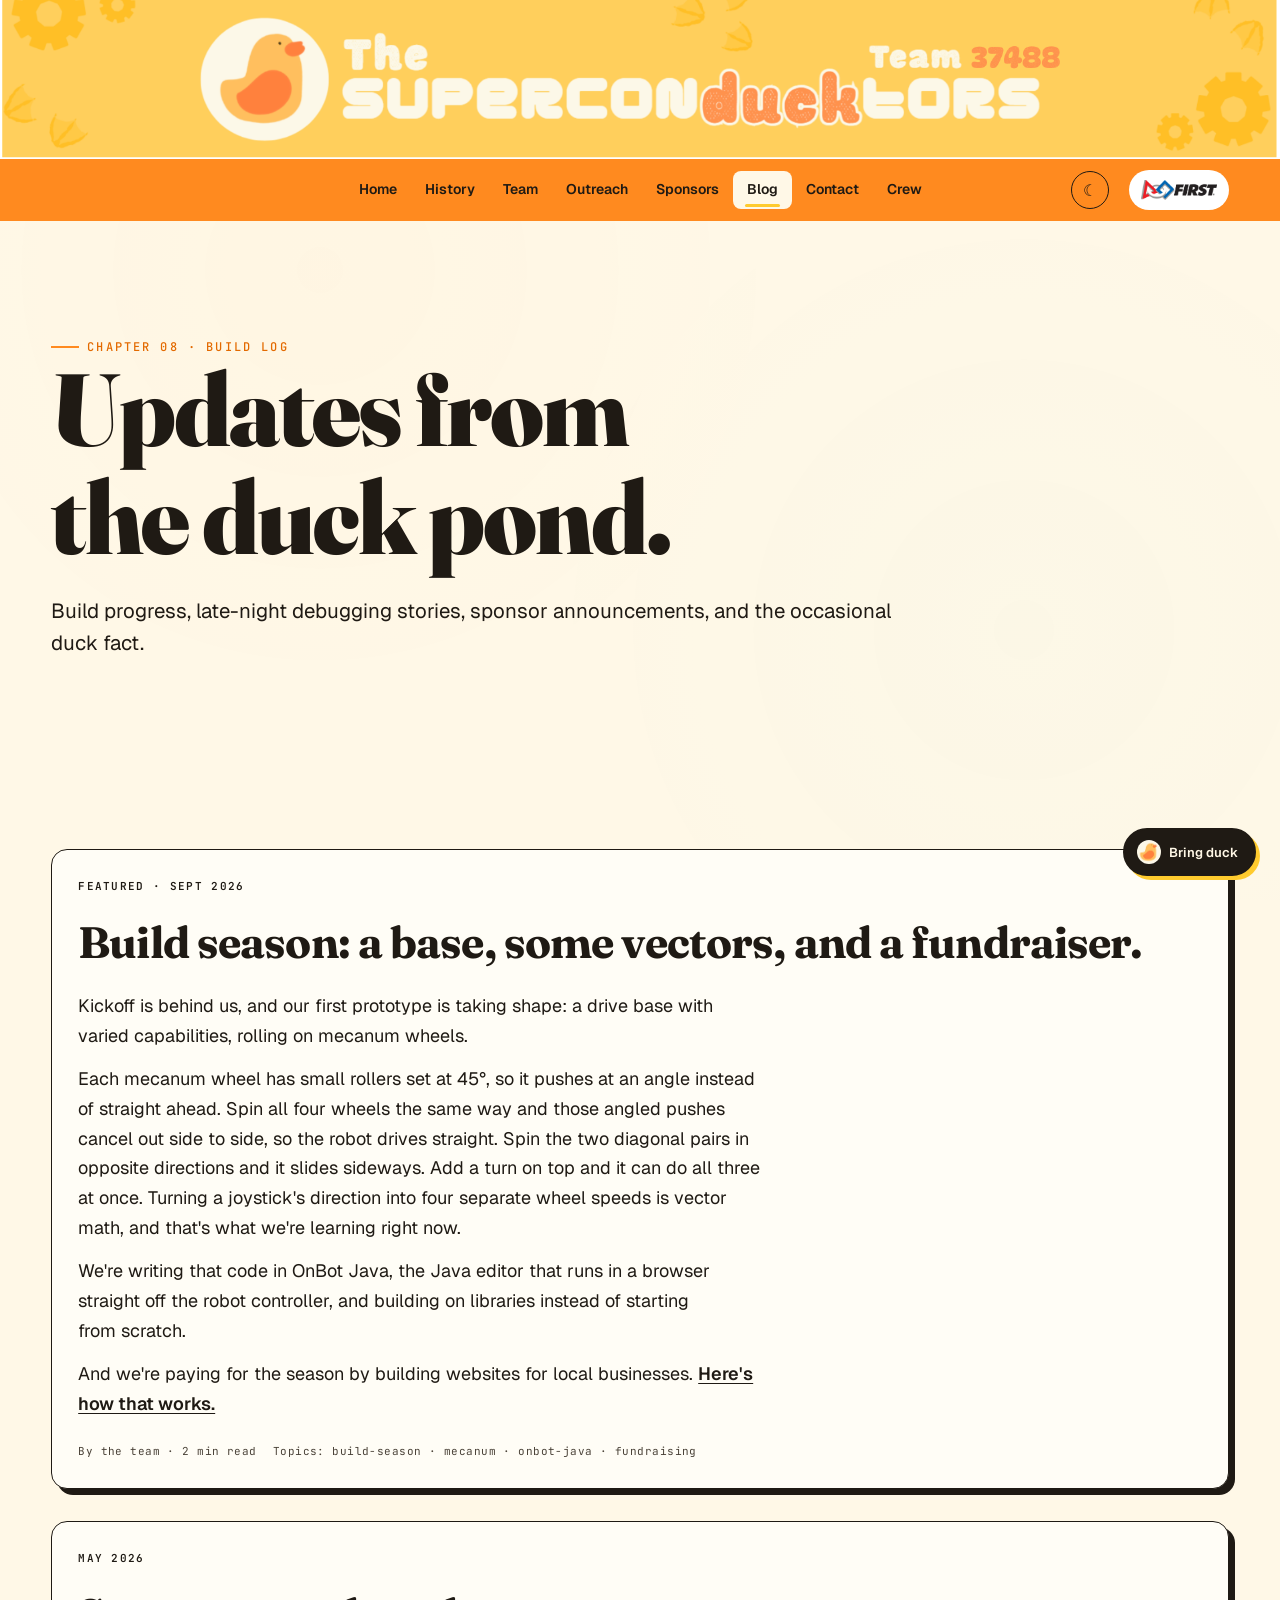
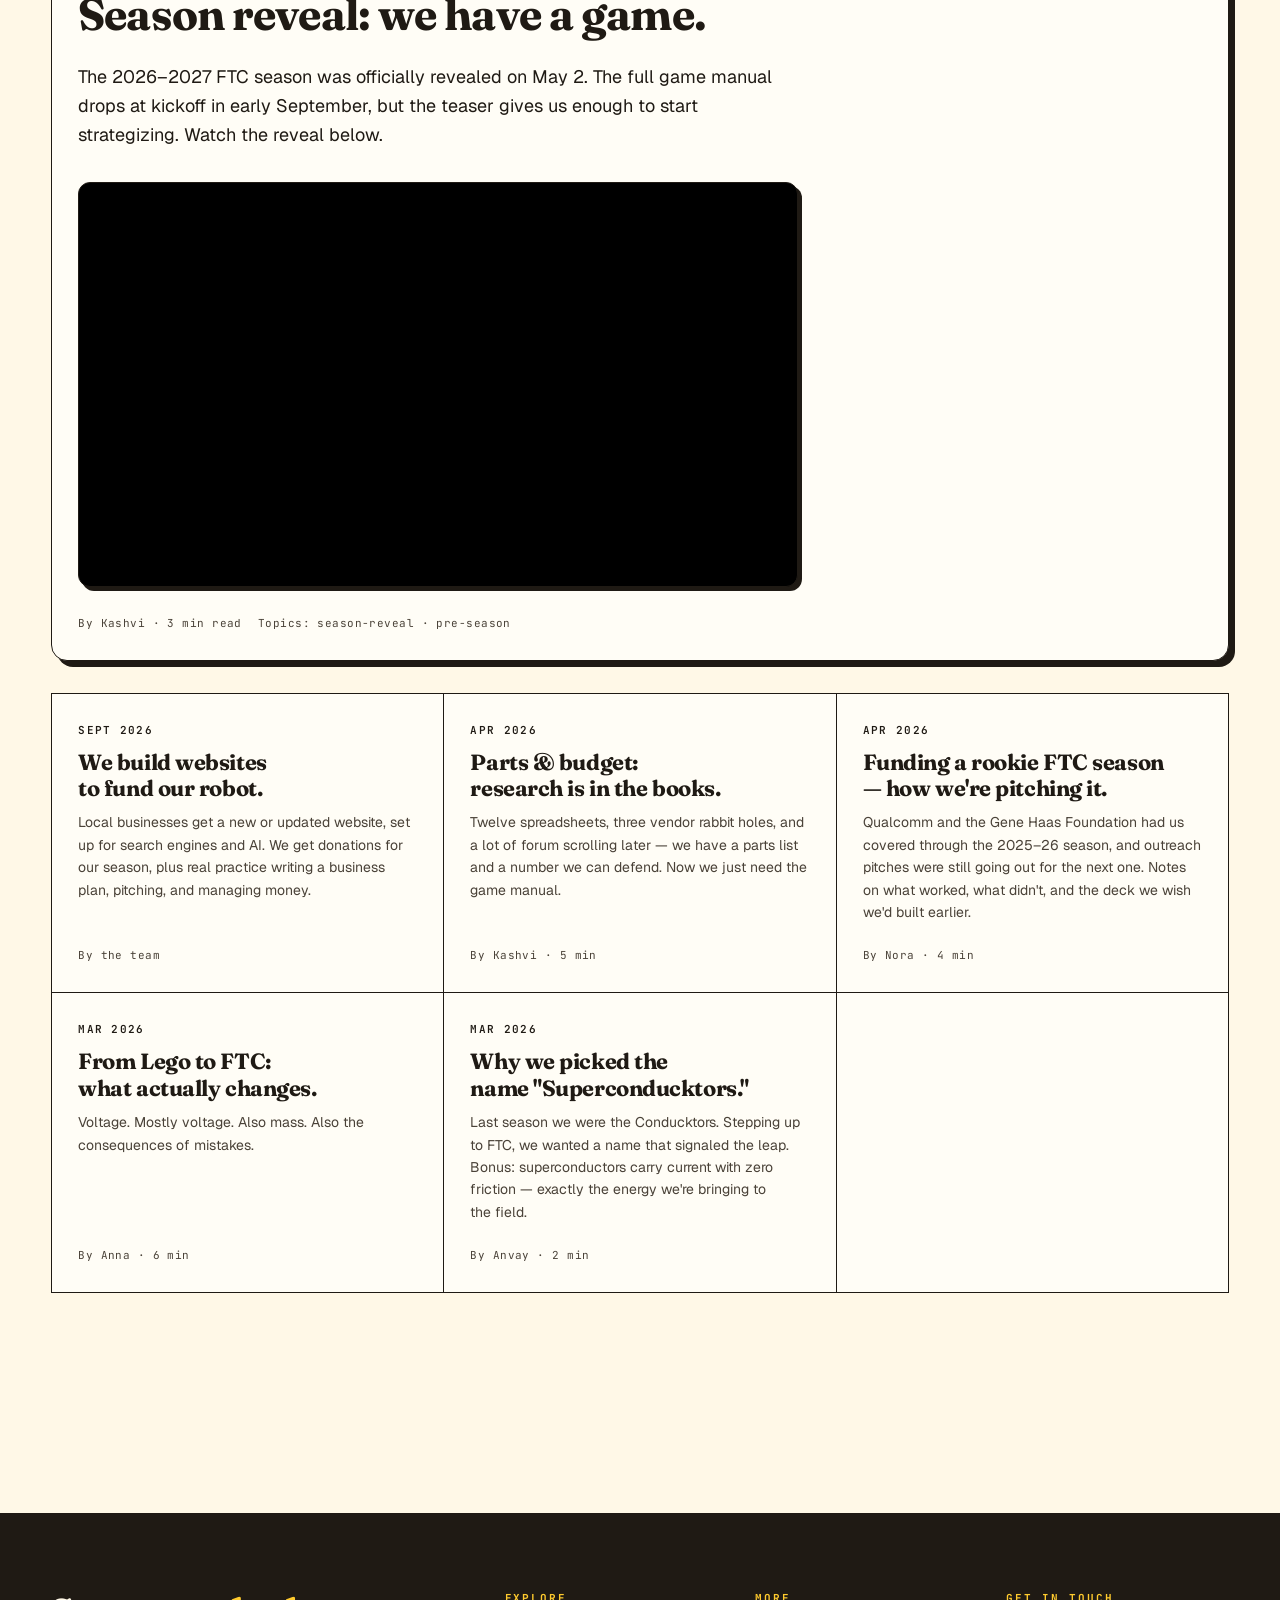
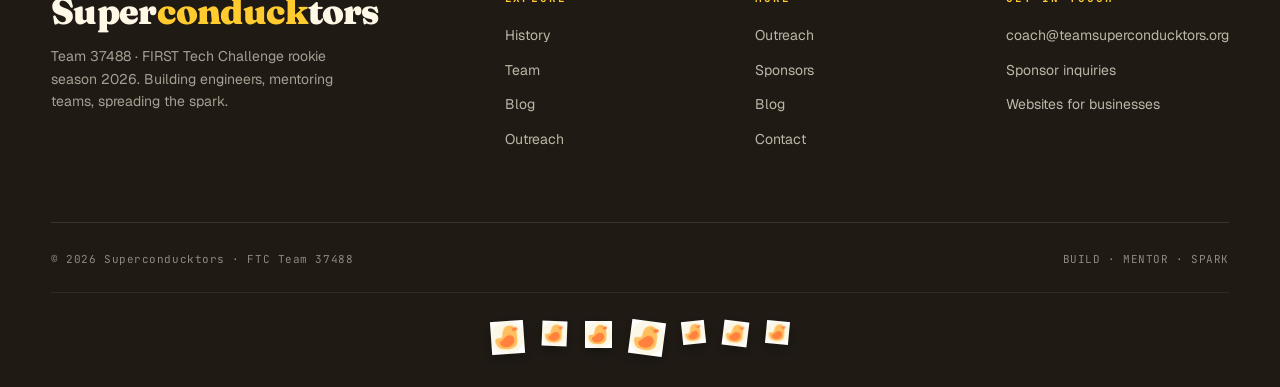
<file: blog.html>
<!DOCTYPE html>
<html lang="en">
<head>
<meta charset="UTF-8">
<meta name="viewport" content="width=device-width, initial-scale=1">
<title>Blog · Superconducktors · Team 37488</title>
<link rel="preconnect" href="https://fonts.googleapis.com">
<link rel="preconnect" href="https://fonts.gstatic.com" crossorigin>
<link href="https://fonts.googleapis.com/css2?family=DynaPuff:wght@400..700&display=swap" rel="stylesheet">
<link rel="stylesheet" href="styles.css">
<link rel="stylesheet" href="duck.css">
<link rel="icon" href="assets/duck-logo.png">
</head>
<body data-page="blog" data-screen-label="09 Blog">

<main>
  <section class="page-hero">
    <div class="container">
      <span class="eyebrow fade-up">Chapter 08 · Build log</span>
      <h1 class="fade-up fade-up--1">Updates from the duck pond.</h1>
      <p class="lead fade-up fade-up--2" style="max-width:62ch;margin-top:24px;">
        Build progress, late-night debugging stories, sponsor announcements, and the
        occasional duck fact.
      </p>
    </div>
  </section>

  <section class="section">
    <div class="container">
      <article class="post post--feature">
        <span class="post-tag">Featured · Sept 2026</span>
        <h2><a>Build season: a base, some vectors, and a fundraiser.</a></h2>
        <div class="post-body">
          <p>Kickoff is behind us, and our first prototype is taking shape: a drive base with varied
            capabilities, rolling on mecanum wheels.</p>
          <p>Each mecanum wheel has small rollers set at 45°, so it pushes at an angle instead of straight
            ahead. Spin all four wheels the same way and those angled pushes cancel out side to side, so
            the robot drives straight. Spin the two diagonal pairs in opposite directions and it slides
            sideways. Add a turn on top and it can do all three at once. Turning a joystick's direction
            into four separate wheel speeds is vector math, and that's what we're learning right now.</p>
          <p>We're writing that code in OnBot Java, the Java editor that runs in a browser straight off the
            robot controller, and building on libraries instead of starting from scratch.</p>
          <p>And we're paying for the season by building websites for local businesses.
            <a href="sponsors.html#websites">Here's how that works.</a></p>
        </div>
        <div class="post-meta">
          <span>By the team · 2 min read</span>
          <span>Topics: build-season · mecanum · onbot-java · fundraising</span>
        </div>
      </article>

      <article class="post post--feature post--quiet">
        <span class="post-tag">May 2026</span>
        <h2><a>Season reveal: we have a game.</a></h2>
        <p class="post-excerpt">
          The 2026–2027 FTC season was officially revealed on May 2. The full game manual drops at
          kickoff in early September, but the teaser gives us enough to start strategizing. Watch
          the reveal below.
        </p>
        <div class="video-embed">
          <iframe src="https://www.youtube.com/embed/ncbwmR5eJRc"
            title="2026–2027 FTC Season Reveal"
            allow="accelerometer; autoplay; clipboard-write; encrypted-media; gyroscope; picture-in-picture; web-share"
            allowfullscreen></iframe>
        </div>
        <div class="post-meta">
          <span>By Kashvi · 3 min read</span>
          <span>Topics: season-reveal · pre-season</span>
        </div>
      </article>

      <div class="post-grid">
        <article class="post">
          <span class="post-tag">Sept 2026</span>
          <h3><a href="sponsors.html#websites">We build websites to fund our robot.</a></h3>
          <p class="post-excerpt">Local businesses get a new or updated website, set up for search engines and AI. We get donations for our season, plus real practice writing a business plan, pitching, and managing money.</p>
          <span class="post-meta">By the team</span>
        </article>
        <article class="post">
          <span class="post-tag">Apr 2026</span>
          <h3><a>Parts &amp; budget: research is in the books.</a></h3>
          <p class="post-excerpt">Twelve spreadsheets, three vendor rabbit holes, and a lot of forum scrolling later — we have a parts list and a number we can defend. Now we just need the game manual.</p>
          <span class="post-meta">By Kashvi · 5 min</span>
        </article>
        <article class="post">
          <span class="post-tag">Apr 2026</span>
          <h3><a>Funding a rookie FTC season — how we're pitching it.</a></h3>
          <p class="post-excerpt">Qualcomm and the Gene Haas Foundation had us covered through the 2025–26 season, and outreach pitches were still going out for the next one. Notes on what worked, what didn't, and the deck we wish we'd built earlier.</p>
          <span class="post-meta">By Nora · 4 min</span>
        </article>
        <article class="post">
          <span class="post-tag">Mar 2026</span>
          <h3><a>From Lego to FTC: what actually changes.</a></h3>
          <p class="post-excerpt">Voltage. Mostly voltage. Also mass. Also the consequences of mistakes.</p>
          <span class="post-meta">By Anna · 6 min</span>
        </article>
        <article class="post">
          <span class="post-tag">Mar 2026</span>
          <h3><a>Why we picked the name "Superconducktors."</a></h3>
          <p class="post-excerpt">Last season we were the Conducktors. Stepping up to FTC, we wanted a name that signaled the leap. Bonus: superconductors carry current with zero friction — exactly the energy we're bringing to the field.</p>
          <span class="post-meta">By Anvay · 2 min</span>
        </article>
      </div>
    </div>
  </section>
</main>

<style>
.page-hero { padding: clamp(60px, 9vw, 110px) 0 clamp(40px, 6vw, 70px); }
.post--feature {
  background: var(--duck);
  border: 1px solid var(--ink);
  border-radius: 16px;
  padding: 48px;
  margin-bottom: 32px;
  box-shadow: 6px 6px 0 var(--ink);
}
@media (max-width: 600px) { .post--feature { padding: 32px 24px; } }
.post--feature h2 { font-size: clamp(28px, 4vw, 44px); margin: 14px 0 16px; }
.post--feature h2 a { cursor: pointer; }
.post--feature .post-excerpt { font-size: clamp(16px, 1.5vw, 18px); color: var(--ink); max-width: 60ch; }
/* the yellow feature keeps dark ink in night mode; the quiet one sits on paper */
.post--feature:not(.post--quiet) { --ink: #1F1A14; --ink-soft: #4A4238; }
.post--quiet { background: var(--paper); }
.post-body { display: grid; gap: 14px; max-width: 62ch; }
.post-body p { font-size: clamp(16px, 1.5vw, 18px); color: var(--ink); }
.post-body a { font-weight: 600; text-decoration: underline; text-underline-offset: 3px; }

.video-embed {
  position: relative;
  width: 100%;
  max-width: 720px;
  aspect-ratio: 16 / 9;
  margin: 22px 0 4px;
  border: 1px solid var(--ink);
  border-radius: 12px;
  overflow: hidden;
  box-shadow: 4px 4px 0 var(--ink);
  background: #000;
}
.video-embed iframe {
  position: absolute;
  inset: 0;
  width: 100%;
  height: 100%;
  border: 0;
}

.post-tag {
  font-family: var(--mono); font-size: 11px; font-weight: 600;
  letter-spacing: 0.12em; color: var(--ink); text-transform: uppercase;
}
.post-meta {
  display: flex; gap: 16px; flex-wrap: wrap;
  font-family: var(--mono); font-size: 11px; color: var(--ink-soft);
  margin-top: 14px; letter-spacing: 0.04em;
}
.post-grid { display: grid; grid-template-columns: repeat(3, 1fr); gap: 1px; background: var(--ink); border: 1px solid var(--ink); }
/* the grid's lines are the ink background showing through the gaps, so any leftover cell needs
   filling or it reads as a solid block */
.post-grid::after { content: ''; background: var(--paper); }
@media (max-width: 880px) { .post-grid { grid-template-columns: repeat(2, 1fr); } }
@media (max-width: 540px) { .post-grid { grid-template-columns: 1fr; } }
.post {
  background: var(--paper);
  padding: 28px 26px;
  display: flex; flex-direction: column; gap: 10px;
  transition: background 0.2s;
  cursor: pointer;
}
.post:hover { background: var(--cream-2); }
.post h3 { font-family: var(--display); font-size: 22px; font-weight: 700; line-height: 1.2; }
.post-excerpt { font-size: 14px; color: var(--ink-soft); line-height: 1.6; flex: 1; }
.post--ghost { background: transparent; }
.post--ghost h3, .post--ghost .post-excerpt { opacity: 0.5; }
</style>

<script src="site.js"></script>
<script src="duck.js"></script>
</body>
</html>
</file>
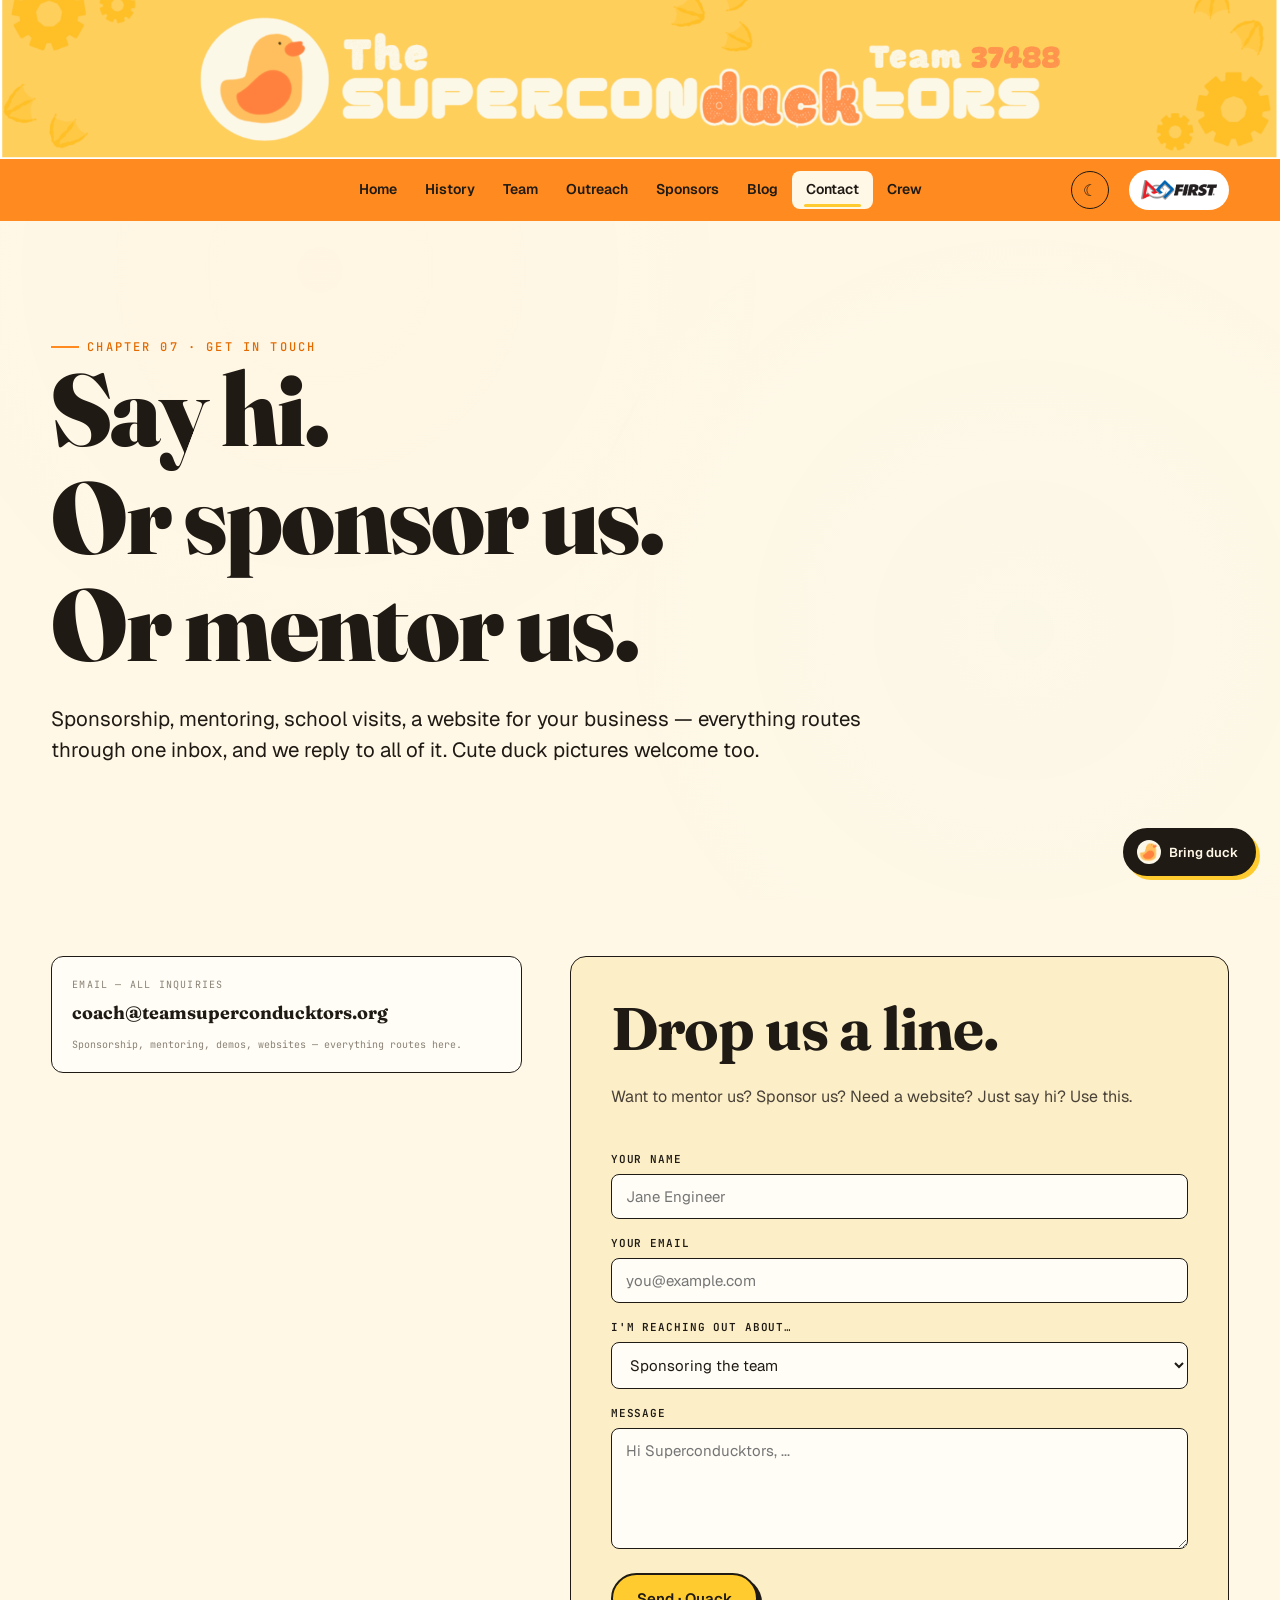
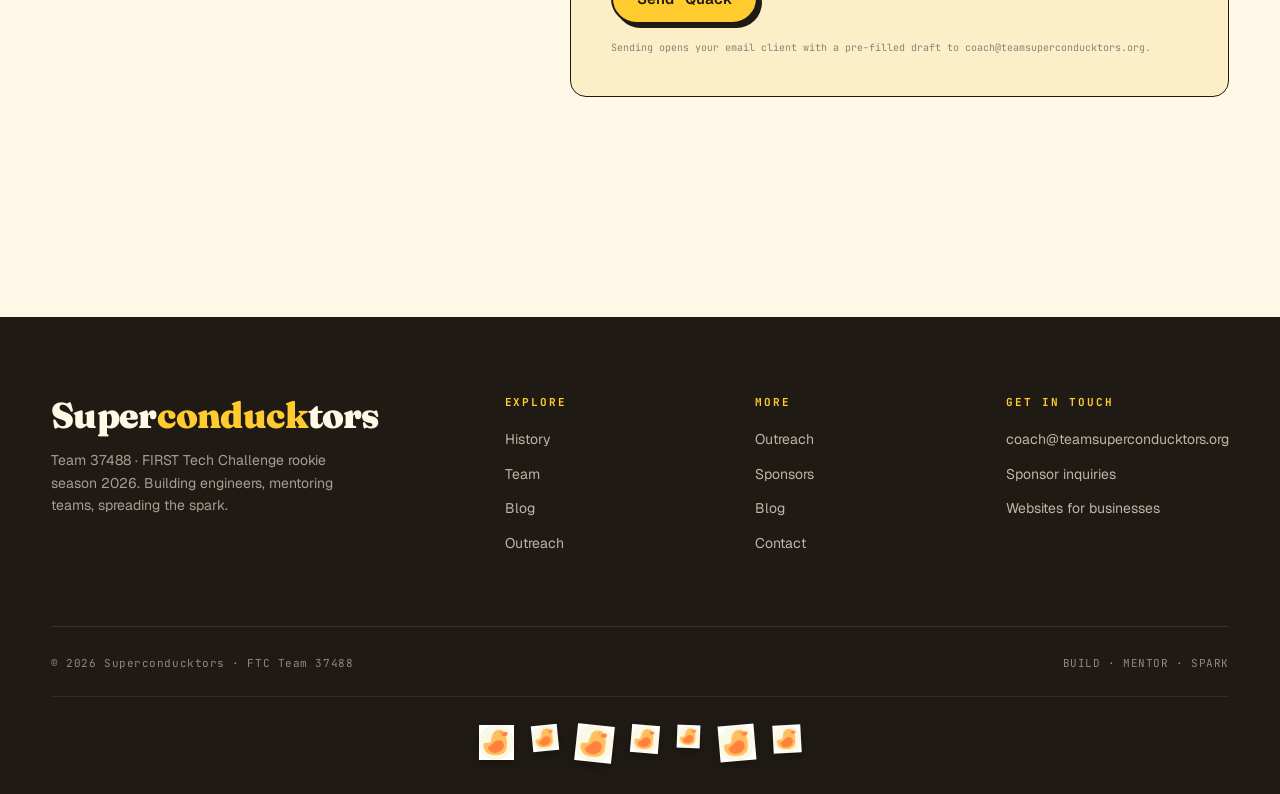
<file: contact.html>
<!DOCTYPE html>
<html lang="en">
<head>
<meta charset="UTF-8">
<meta name="viewport" content="width=device-width, initial-scale=1">
<title>Contact · Superconducktors · Team 37488</title>
<link rel="preconnect" href="https://fonts.googleapis.com">
<link rel="preconnect" href="https://fonts.gstatic.com" crossorigin>
<link href="https://fonts.googleapis.com/css2?family=DynaPuff:wght@400..700&display=swap" rel="stylesheet">
<link rel="stylesheet" href="styles.css">
<link rel="stylesheet" href="duck.css">
<link rel="icon" href="assets/duck-logo.png">
</head>
<body data-page="contact" data-screen-label="08 Contact">

<main>
  <section class="page-hero">
    <div class="container">
      <span class="eyebrow fade-up">Chapter 07 · Get in touch</span>
      <h1 class="fade-up fade-up--1">Say hi.<br>Or sponsor us.<br>Or mentor us.</h1>
      <p class="lead fade-up fade-up--2" style="max-width:62ch;margin-top:24px;">
        Sponsorship, mentoring, school visits, a website for your business — everything routes
        through one inbox, and we reply to all of it. Cute duck pictures welcome too.
      </p>
    </div>
  </section>

  <section class="section">
    <div class="container">
      <div class="contact-grid">
        <div class="contact-info">
          <div class="ci-card ci-card--wide">
            <span class="ci-eyebrow">Email — all inquiries</span>
            <a class="ci-value" href="mailto:coach@teamsuperconducktors.org">coach@teamsuperconducktors.org</a>
            <span class="ci-meta">Sponsorship, mentoring, demos, websites — everything routes here.</span>
          </div>
        </div>

        <form class="contact-form" id="contact-form">
          <h2>Drop us a line.</h2>
          <p style="margin-top:8px;margin-bottom:24px;">Want to mentor us? Sponsor us? Need a website? Just say hi? Use this.</p>
          <label><span>Your name</span><input type="text" name="name" placeholder="Jane Engineer" required></label>
          <label><span>Your email</span><input type="email" name="email" placeholder="you@example.com" required></label>
          <label><span>I'm reaching out about…</span>
            <select name="reason">
              <option>Sponsoring the team</option>
              <option>A website for my business</option>
              <option>Mentoring / partnering</option>
              <option>Hosting a demo at our school</option>
              <option>Just wanted to say hi</option>
            </select>
          </label>
          <label><span>Message</span><textarea name="message" rows="5" placeholder="Hi Superconducktors, ..." required></textarea></label>
          <button type="submit" class="btn" id="send-btn">Send · Quack</button>
          <p class="form-note">Sending opens your email client with a pre-filled draft to coach@teamsuperconducktors.org.</p>
        </form>
      </div>
    </div>
  </section>
</main>

<style>
.page-hero { padding: clamp(60px, 9vw, 110px) 0 clamp(40px, 6vw, 70px); }
.contact-grid { display: grid; grid-template-columns: 1fr 1.4fr; gap: 48px; }
@media (max-width: 880px) { .contact-grid { grid-template-columns: 1fr; } }

.contact-info { display: grid; grid-template-columns: 1fr; gap: 16px; align-self: start; }
.ci-card--wide { padding: 24px; }
.ci-card {
  background: var(--paper);
  border: 1px solid var(--ink);
  border-radius: 12px;
  padding: 20px;
  display: flex; flex-direction: column; gap: 6px;
  transition: transform 0.2s, box-shadow 0.2s;
}
.ci-card:hover { transform: translate(-2px,-2px); box-shadow: 4px 4px 0 var(--ink); }
.ci-eyebrow { font-family: var(--mono); font-size: 10px; letter-spacing: 0.12em; color: var(--ink-mute); text-transform: uppercase; }
.ci-value { font-family: var(--display); font-size: 18px; font-weight: 700; color: var(--ink); }
.ci-meta { font-family: var(--mono); font-size: 10px; color: var(--ink-mute); margin-top: 4px; }

.contact-form {
  background: var(--cream-2);
  border: 1px solid var(--ink);
  border-radius: 16px;
  padding: 40px;
  display: flex; flex-direction: column; gap: 16px;
}
@media (max-width: 540px) { .contact-form { padding: 24px; } }
.contact-form label { display: flex; flex-direction: column; gap: 6px; }
.contact-form span { font-family: var(--mono); font-size: 11px; letter-spacing: 0.08em; color: var(--ink); text-transform: uppercase; font-weight: 600; }
.contact-form input, .contact-form select, .contact-form textarea {
  font-family: var(--body); font-size: 15px; padding: 12px 14px;
  border: 1px solid var(--ink); border-radius: 8px;
  background: var(--paper); color: var(--ink);
  outline: none;
  transition: box-shadow 0.18s;
}
.contact-form input:focus, .contact-form select:focus, .contact-form textarea:focus { box-shadow: 0 0 0 3px var(--duck); }
.contact-form .btn { align-self: flex-start; margin-top: 8px; }
.form-note { font-family: var(--mono); font-size: 10px; color: var(--ink-mute); }
</style>

<script src="site.js"></script>
<script src="duck.js"></script>
<script>
// Links like contact.html?reason=website arrive with the matching topic already picked
if (new URLSearchParams(location.search).get('reason') === 'website') {
  document.querySelector('#contact-form select[name="reason"]').value = 'A website for my business';
}

document.getElementById('contact-form').addEventListener('submit', (e) => {
  e.preventDefault();
  const f = e.currentTarget;
  const name    = f.elements.name.value.trim();
  const email   = f.elements.email.value.trim();
  const reason  = f.elements.reason.value;
  const message = f.elements.message.value.trim();
  const subject = encodeURIComponent(`[Superconducktors] ${reason} — ${name}`);
  const body    = encodeURIComponent(`From: ${name} <${email}>\n\n${message}`);

  // Confetti-feathers
  const btn = document.getElementById('send-btn');
  const r = btn.getBoundingClientRect();
  for (let i = 0; i < 22; i++) {
    const ft = document.createElement('div');
    ft.textContent = ['🪶','✨','·'][Math.floor(Math.random()*3)];
    ft.style.cssText = `position:fixed;left:${r.left+r.width/2}px;top:${r.top}px;font-size:${14+Math.random()*16}px;pointer-events:none;z-index:99999;transition:all 1.6s cubic-bezier(.2,.6,.4,1);opacity:1`;
    document.body.appendChild(ft);
    requestAnimationFrame(() => {
      ft.style.transform = `translate(${(Math.random()-0.5)*400}px,${-100-Math.random()*200}px) rotate(${Math.random()*720-360}deg)`;
      ft.style.opacity = '0';
    });
    setTimeout(()=>ft.remove(), 1700);
  }

  window.location.href = `mailto:coach@teamsuperconducktors.org?subject=${subject}&body=${body}`;
});
</script>
</body>
</html>
</file>
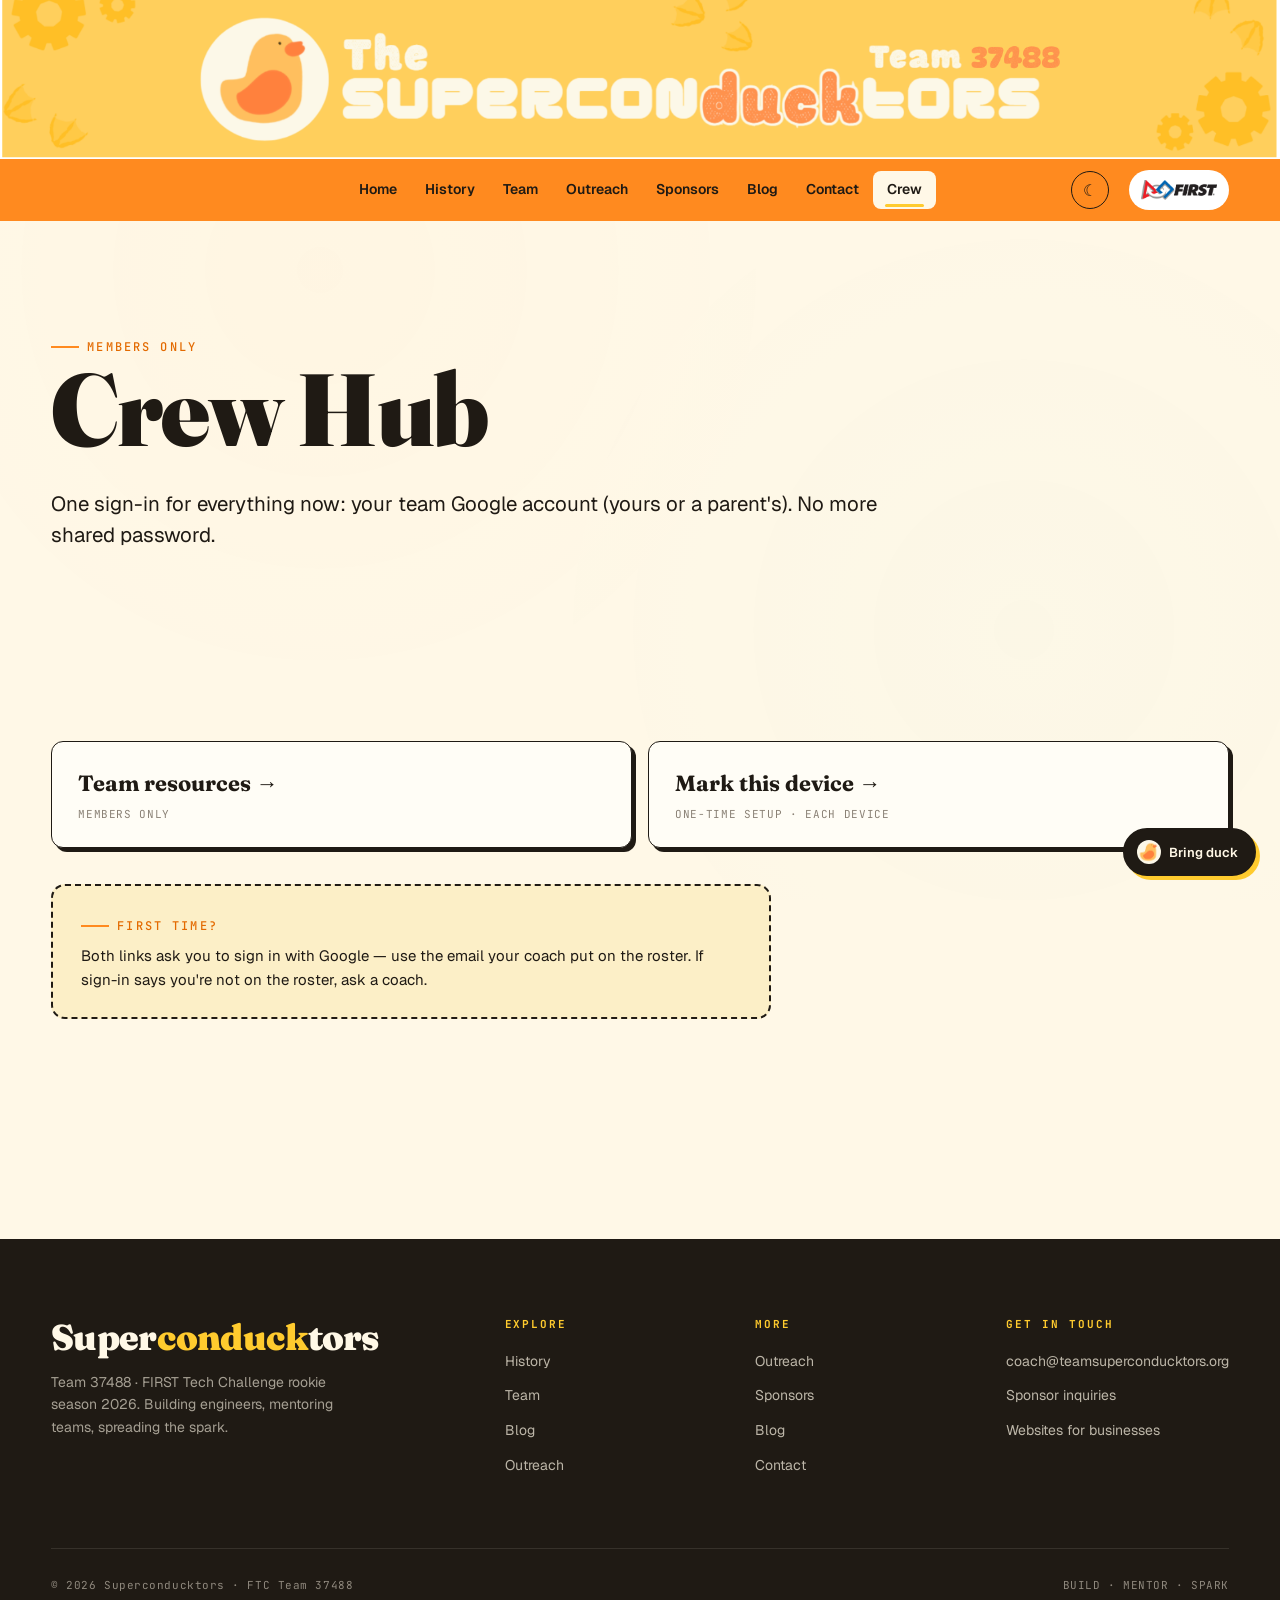
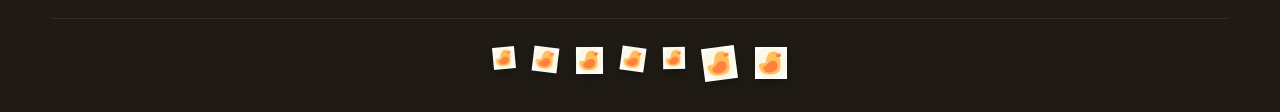
<file: crew.html>
<!DOCTYPE html>
<html lang="en">
<head>
<meta charset="UTF-8">
<meta name="viewport" content="width=device-width, initial-scale=1">
<title>Crew · Superconducktors · Team 37488</title>
<meta name="robots" content="noindex">
<link rel="preconnect" href="https://fonts.googleapis.com">
<link rel="preconnect" href="https://fonts.gstatic.com" crossorigin>
<link href="https://fonts.googleapis.com/css2?family=DynaPuff:wght@400..700&display=swap" rel="stylesheet">
<link rel="stylesheet" href="styles.css">
<link rel="stylesheet" href="duck.css">
<link rel="icon" href="assets/duck-logo.png">
</head>
<body data-page="crew" data-screen-label="10 Crew">

<main>
  <section class="page-hero">
    <div class="container">
      <span class="eyebrow fade-up">Members only</span>
      <h1 class="fade-up fade-up--1">Crew Hub</h1>
      <p class="lead fade-up fade-up--2" style="max-width:62ch;margin-top:24px;">
        One sign-in for everything now: your team Google account (yours or a parent's).
        No more shared password.
      </p>
    </div>
  </section>

  <section class="section">
    <div class="container">

      <div class="crew-links">
        <a href="https://demo.teamsuperconducktors.org/coach" class="crew-link">
          <span class="crew-link__label">Team resources →</span>
          <span class="crew-link__sub">Members only</span>
        </a>
        <a href="https://demo.teamsuperconducktors.org/crew" class="crew-link">
          <span class="crew-link__label">Mark this device →</span>
          <span class="crew-link__sub">One-time setup · each device</span>
        </a>
      </div>

      <div class="crew-note">
        <span class="eyebrow">First time?</span>
        <p>Both links ask you to sign in with Google — use the email your coach put on
        the roster. If sign-in says you're not on the roster, ask a coach.</p>
      </div>

    </div>
  </section>
</main>

<style>
.page-hero { padding: clamp(60px, 9vw, 110px) 0 clamp(40px, 6vw, 70px); }

.crew-links {
  display: grid;
  grid-template-columns: repeat(auto-fit, minmax(260px, 1fr));
  gap: 16px;
}
.crew-link {
  background: var(--paper);
  border: 1px solid var(--ink);
  border-radius: 12px;
  padding: 24px 26px;
  display: flex;
  flex-direction: column;
  gap: 6px;
  box-shadow: 4px 4px 0 var(--ink);
  transition: transform 0.2s, box-shadow 0.2s;
}
.crew-link:hover { transform: translate(-2px,-2px); box-shadow: 6px 6px 0 var(--ink); }
.crew-link__label {
  font-family: var(--display);
  font-size: 22px;
  font-weight: 700;
  color: var(--ink);
}
.crew-link__sub {
  font-family: var(--mono);
  font-size: 11px;
  letter-spacing: 0.06em;
  text-transform: uppercase;
  color: var(--ink-mute);
}

.crew-note {
  margin-top: 36px;
  padding: 24px 28px;
  border: 2px dashed var(--ink);
  border-radius: 14px;
  background: var(--cream-2);
  max-width: 720px;
}
.crew-note p {
  font-size: 15px;
  line-height: 1.65;
  color: var(--ink);
  margin-top: 8px;
}
</style>

<script src="site.js"></script>
<script src="duck.js"></script>
</body>
</html>
</file>
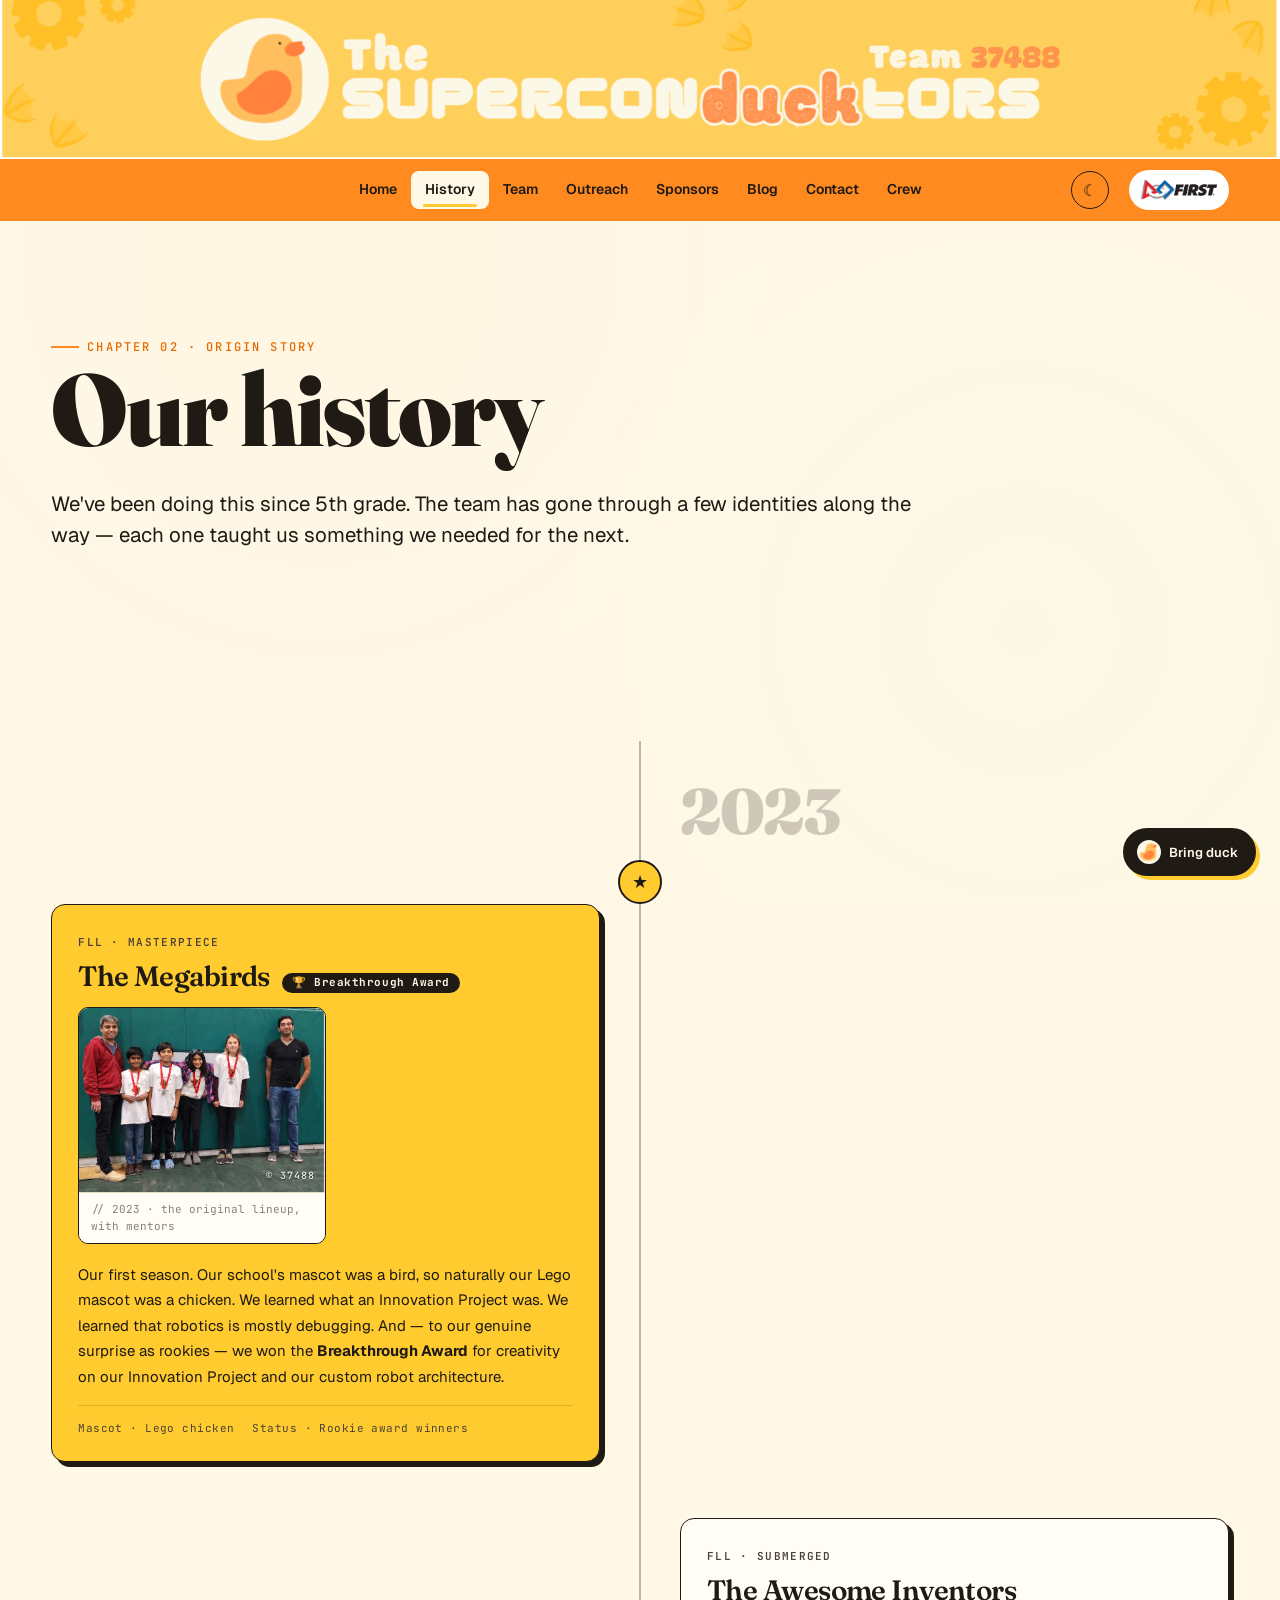
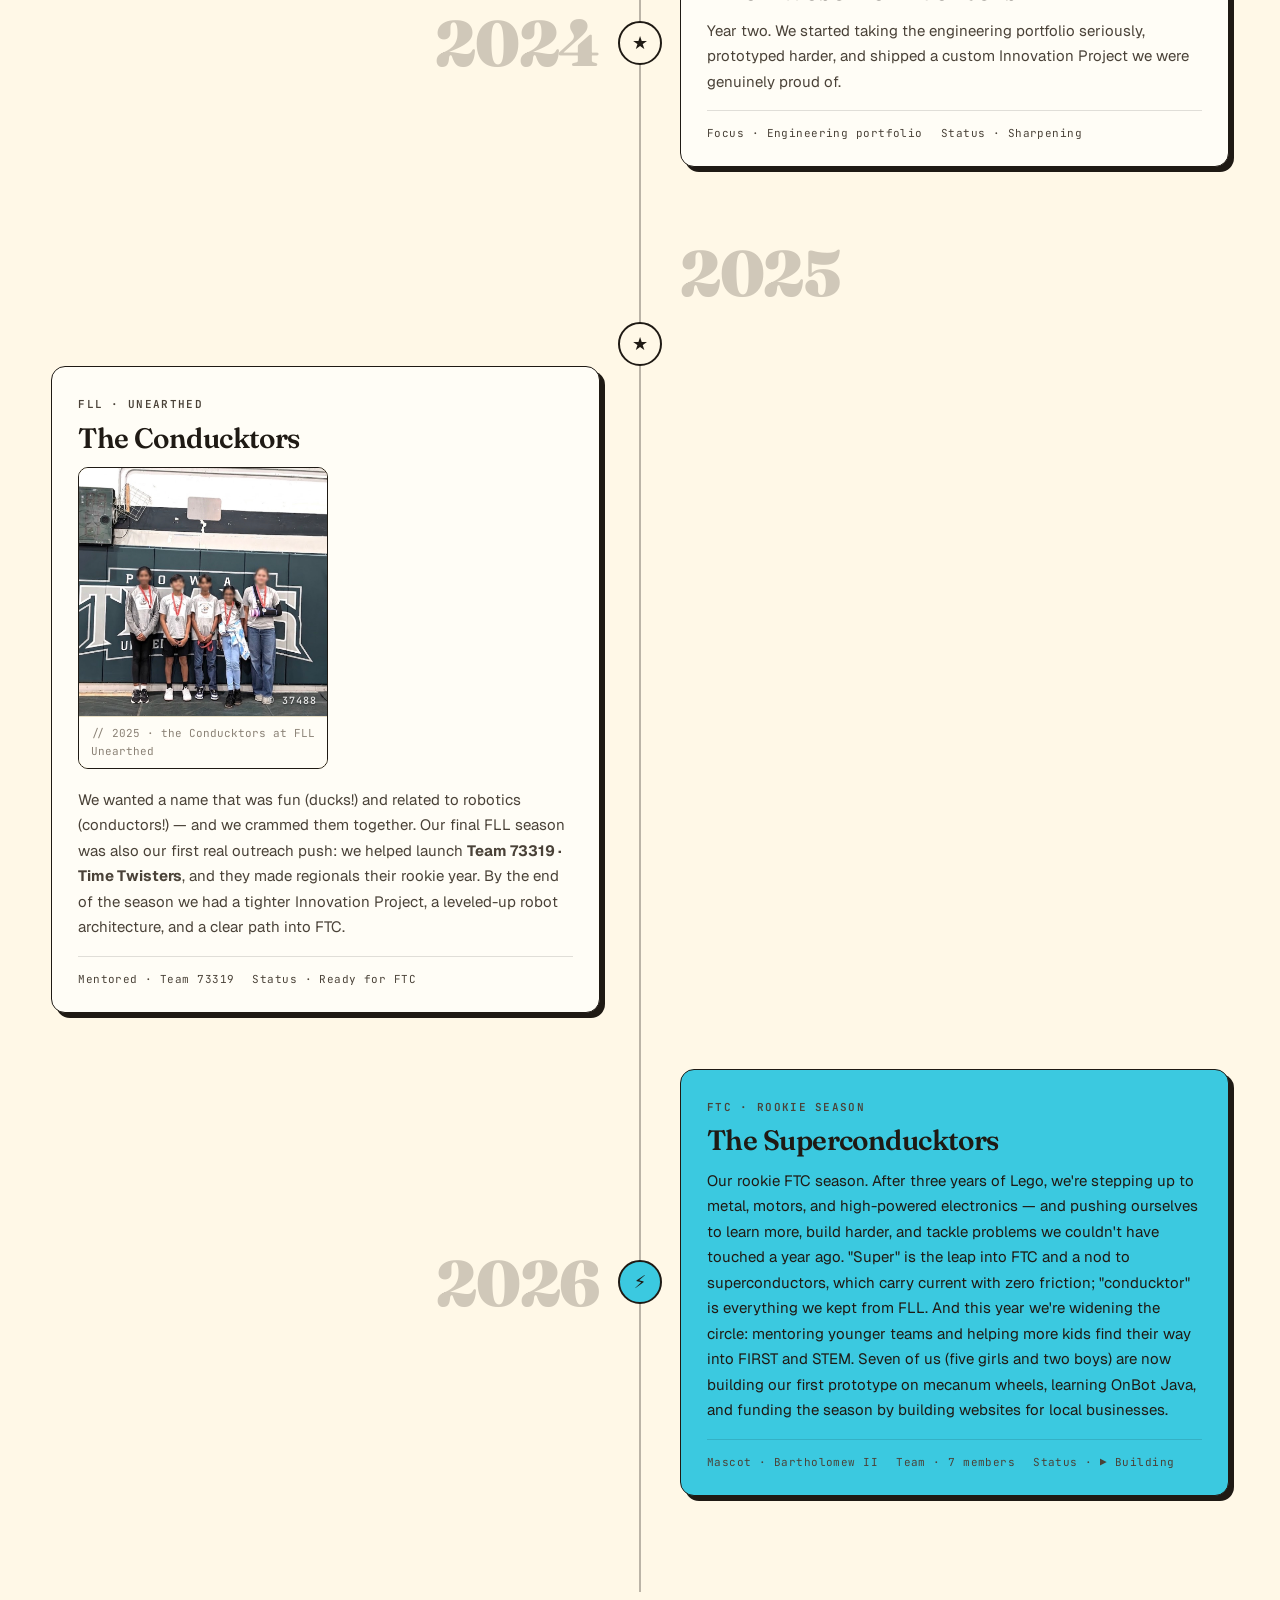
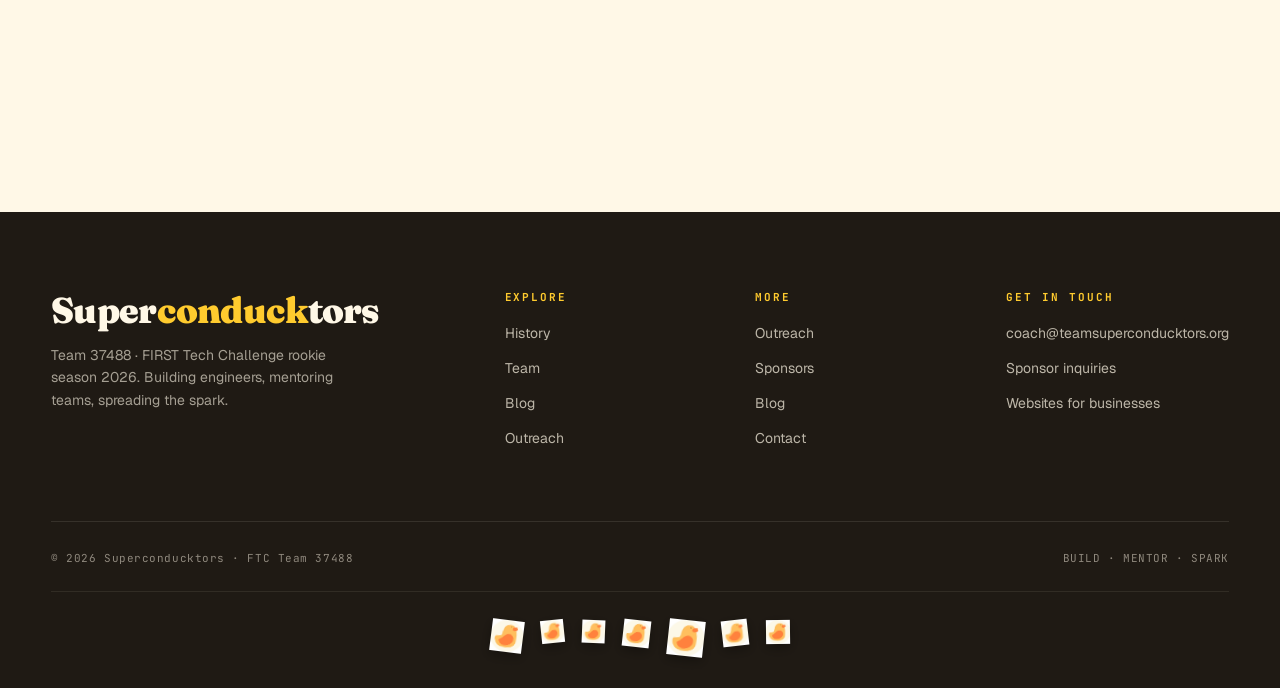
<file: history.html>
<!DOCTYPE html>
<html lang="en">
<head>
<meta charset="UTF-8">
<meta name="viewport" content="width=device-width, initial-scale=1">
<title>History · Superconducktors · Team 37488</title>
<link rel="preconnect" href="https://fonts.googleapis.com">
<link rel="preconnect" href="https://fonts.gstatic.com" crossorigin>
<link href="https://fonts.googleapis.com/css2?family=DynaPuff:wght@400..700&display=swap" rel="stylesheet">
<link rel="stylesheet" href="styles.css">
<link rel="stylesheet" href="duck.css">
<link rel="icon" href="assets/duck-logo.png">
</head>
<body data-page="history" data-screen-label="03 History">

<main>
  <section class="page-hero">
    <div class="container">
      <span class="eyebrow fade-up">Chapter 02 · Origin story</span>
      <h1 class="fade-up fade-up--1">Our history</h1>
      <p class="lead fade-up fade-up--2" style="max-width:62ch;margin-top:24px;">
        We've been doing this since 5th grade. The team has gone through a few identities along the way —
        each one taught us something we needed for the next.
      </p>
    </div>
  </section>

  <section class="section">
    <div class="container">
      <div class="timeline">
        <div class="tl-line"></div>

        <article class="tl-entry">
          <div class="tl-year">2023</div>
          <div class="tl-marker tl-marker--gold">★</div>
          <div class="tl-card tl-card--gold">
            <span class="tl-eyebrow">FLL · Masterpiece</span>
            <h3>The Megabirds <span class="tl-trophy">🏆 Breakthrough Award</span></h3>
            <figure class="tl-photo" style="max-width:50%;">
              <div class="photo-locked" style="--ratio: 4/3;">
                <img src="assets/megabrirds-redacted.jpg" alt="The Megabirds with mentors at their first FLL competition" draggable="false" />
              </div>
              <figcaption>// 2023 · the original lineup, with mentors</figcaption>
            </figure>
            <p>Our first season. Our school's mascot was a bird, so naturally our Lego mascot was a chicken.
              We learned what an Innovation Project was. We learned that robotics is mostly debugging. And —
              to our genuine surprise as rookies — we won the <strong>Breakthrough Award</strong> for creativity
              on our Innovation Project and our custom robot architecture.</p>
            <div class="tl-meta">
              <span>Mascot · Lego chicken</span>
              <span>Status · Rookie award winners</span>
            </div>
          </div>
        </article>

        <article class="tl-entry tl-entry--right">
          <div class="tl-year">2024</div>
          <div class="tl-marker">★</div>
          <div class="tl-card">
            <span class="tl-eyebrow">FLL · Submerged</span>
            <h3>The Awesome Inventors</h3>
            <p>Year two. We started taking the engineering portfolio seriously, prototyped harder,
              and shipped a custom Innovation Project we were genuinely proud of.</p>
            <div class="tl-meta">
              <span>Focus · Engineering portfolio</span>
              <span>Status · Sharpening</span>
            </div>
          </div>
        </article>

        <article class="tl-entry">
          <div class="tl-year">2025</div>
          <div class="tl-marker">★</div>
          <div class="tl-card">
            <span class="tl-eyebrow">FLL · Unearthed</span>
            <h3>The Conducktors</h3>
            <figure class="tl-photo" style="width: 250px; max-width: 250px;">
              <div class="photo-locked" style="--ratio: 1/1;">
                <img src="assets/team-competition-redacted.jpg" alt="The Conducktors at FLL Unearthed competition" draggable="false" />
              </div>
              <figcaption>// 2025 · the Conducktors at FLL Unearthed</figcaption>
            </figure>
            <p>We wanted a name that was fun (ducks!) and related to robotics (conductors!) — and
              we crammed them together. Our final FLL season was also our first real outreach push:
              we helped launch <strong>Team 73319 · Time Twisters</strong>, and they made regionals
              their rookie year. By the end of the season we had a tighter Innovation Project, a
              leveled-up robot architecture, and a clear path into FTC.</p>
            <div class="tl-meta">
              <span>Mentored · Team 73319</span>
              <span>Status · Ready for FTC</span>
            </div>
          </div>
        </article>

        <article class="tl-entry tl-entry--right">
          <div class="tl-year">2026</div>
          <div class="tl-marker tl-marker--bolt">⚡</div>
          <div class="tl-card tl-card--current">
            <span class="tl-eyebrow">FTC · Rookie season</span>
            <h3>The Superconducktors</h3>
            <p>Our rookie FTC season. After three years of Lego, we're stepping up to metal, motors,
              and high-powered electronics — and pushing ourselves to learn more, build harder, and
              tackle problems we couldn't have touched a year ago. "Super" is the leap into FTC and a
              nod to superconductors, which carry current with zero friction; "conducktor" is everything
              we kept from FLL. And this year we're widening the circle: mentoring younger teams and
              helping more kids find their way into FIRST and STEM. Seven of us (five girls and two boys)
              are now building our first prototype on mecanum wheels, learning OnBot Java, and funding the
              season by building websites for local businesses.</p>
            <div class="tl-meta">
              <span>Mascot · Bartholomew II</span>
              <span>Team · 7 members</span>
              <span>Status · ▶ Building</span>
            </div>
          </div>
        </article>
      </div>
    </div>
  </section>
</main>

<style>
.page-hero { padding: clamp(60px, 9vw, 110px) 0 clamp(40px, 6vw, 70px); }
.timeline { position: relative; padding: 20px 0 40px; }
.tl-line {
  position: absolute;
  left: 50%; top: 0; bottom: 0;
  width: 2px;
  background: var(--ink);
  transform: translateX(-50%);
  opacity: 0.3;
}
@media (max-width: 760px) { .tl-line { left: 28px; } }

.tl-entry {
  display: grid;
  grid-template-columns: 1fr 80px 1fr;
  align-items: center;
  margin-bottom: 56px;
  position: relative;
}
.tl-entry--right .tl-card { grid-column: 3; }
.tl-entry--right .tl-year { grid-column: 1; text-align: right; }
.tl-entry:not(.tl-entry--right) .tl-card { grid-column: 1; }
.tl-entry:not(.tl-entry--right) .tl-year { grid-column: 3; text-align: left; }

@media (max-width: 760px) {
  .tl-entry { grid-template-columns: 56px 1fr; }
  .tl-entry .tl-card,
  .tl-entry--right .tl-card { grid-column: 2; }
  .tl-entry .tl-year,
  .tl-entry--right .tl-year { display: none; }
  .tl-entry .tl-marker { grid-column: 1; justify-self: start; margin-left: 12px; }
}

.tl-year {
  font-family: var(--display);
  font-size: clamp(40px, 5vw, 64px);
  font-weight: 900;
  color: var(--ink-mute);
  letter-spacing: -0.02em;
  opacity: 0.4;
}

.tl-marker {
  grid-column: 2;
  width: 44px; height: 44px;
  border-radius: 50%;
  background: var(--cream);
  border: 2px solid var(--ink);
  color: var(--ink);
  display: grid; place-items: center;
  font-size: 18px;
  justify-self: center;
  z-index: 1;
}
.tl-marker--gold { background: var(--duck); }
.tl-marker--bolt { background: var(--bolt); animation: pulse 2s ease-in-out infinite; }
@keyframes pulse {
  0%,100% { box-shadow: 0 0 0 0 rgba(59,201,224,0.5); }
  50% { box-shadow: 0 0 0 12px rgba(59,201,224,0); }
}

.tl-card {
  background: var(--paper);
  border: 1px solid var(--ink);
  border-radius: 14px;
  padding: 24px 26px;
  box-shadow: 5px 5px 0 var(--ink);
  position: relative;
}
.tl-card--gold { background: var(--duck); }
.tl-card--current { background: var(--bolt); border-color: var(--ink); }

.tl-eyebrow {
  font-family: var(--mono);
  font-size: 11px;
  font-weight: 600;
  letter-spacing: 0.12em;
  color: var(--ink-soft);
  text-transform: uppercase;
}
.tl-card h3 { margin: 8px 0 12px; font-size: clamp(22px, 2.4vw, 28px); display: flex; align-items: baseline; gap: 12px; flex-wrap: wrap; }
.tl-trophy {
  font-family: var(--mono);
  font-size: 11px;
  font-weight: 700;
  background: var(--ink);
  color: var(--cream);
  padding: 4px 10px;
  border-radius: 999px;
  letter-spacing: 0.05em;
}
.tl-card p { font-size: 15px; line-height: 1.7; color: var(--ink-soft); }
.tl-card--current p, .tl-card--gold p { color: var(--ink); }
.tl-card em { font-style: italic; font-weight: 600; }
.tl-photo {
  margin: 14px 0 18px;
  border: 1.5px solid var(--ink);
  border-radius: 10px;
  overflow: hidden;
  background: var(--cream-2);
}
/* image dimensions handled by .photo-locked utility on inner div */
.tl-photo figcaption {
  font-family: var(--mono);
  font-size: 11px;
  color: var(--ink-mute);
  padding: 8px 12px;
  border-top: 1px solid var(--line);
  background: var(--paper);
}
.tl-meta {
  display: flex; gap: 18px; flex-wrap: wrap;
  margin-top: 16px;
  padding-top: 14px;
  border-top: 1px solid rgba(0,0,0,0.12);
  font-family: var(--mono);
  font-size: 11px;
  letter-spacing: 0.04em;
  color: var(--ink-soft);
}

</style>

<script src="site.js"></script>
<script src="duck.js"></script>
</body>
</html>
</file>
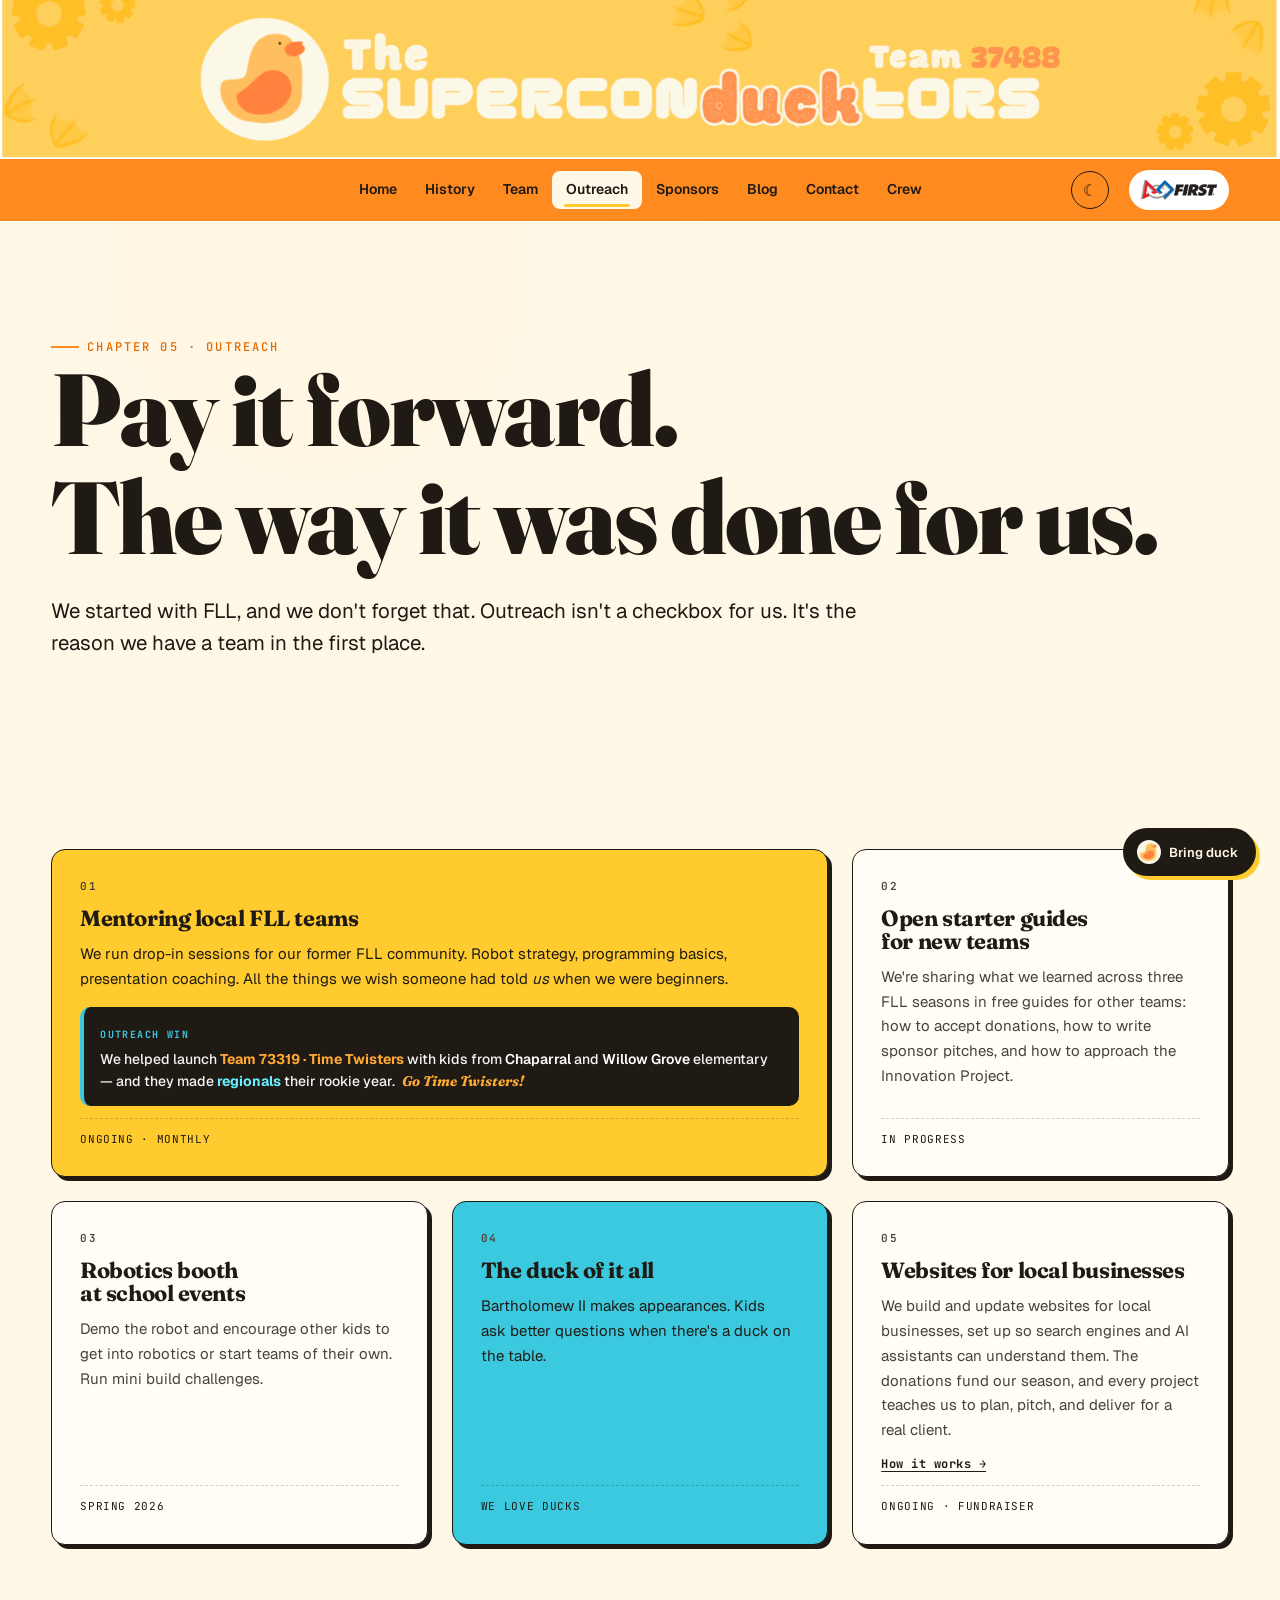
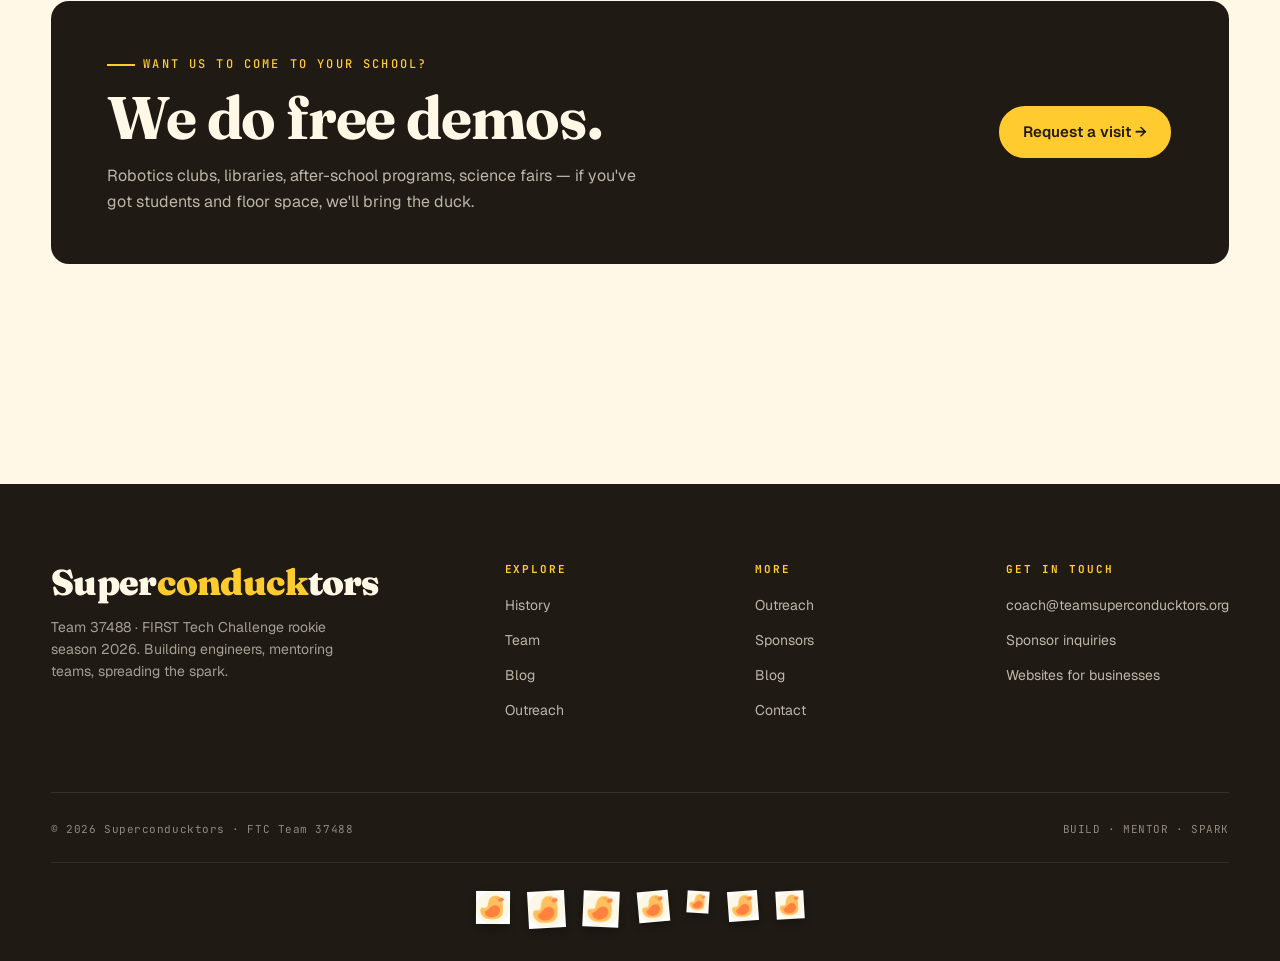
<file: outreach.html>
<!DOCTYPE html>
<html lang="en">
<head>
<meta charset="UTF-8">
<meta name="viewport" content="width=device-width, initial-scale=1">
<title>Outreach · Superconducktors · Team 37488</title>
<link rel="preconnect" href="https://fonts.googleapis.com">
<link rel="preconnect" href="https://fonts.gstatic.com" crossorigin>
<link href="https://fonts.googleapis.com/css2?family=DynaPuff:wght@400..700&display=swap" rel="stylesheet">
<link rel="stylesheet" href="styles.css">
<link rel="stylesheet" href="duck.css">
<link rel="icon" href="assets/duck-logo.png">
</head>
<body data-page="outreach" data-screen-label="06 Outreach">

<main>
  <section class="page-hero">
    <div class="container">
      <span class="eyebrow fade-up">Chapter 05 · Outreach</span>
      <h1 class="fade-up fade-up--1">Pay it forward.<br>The way it was done for us.</h1>
      <p class="lead fade-up fade-up--2" style="max-width:62ch;margin-top:24px;">
        We started with FLL, and we don't forget that. Outreach isn't a checkbox for us.
        It's the reason we have a team in the first place.
      </p>
    </div>
  </section>

  <section class="section">
    <div class="container">

      <div class="out-grid">
        <article class="out-card out-card--big">
          <span class="out-num">01</span>
          <h3>Mentoring local FLL teams</h3>
          <p>We run drop-in sessions for our former FLL community. Robot strategy, programming
            basics, presentation coaching. All the things we wish someone had told <em>us</em>
            when we were beginners.</p>
          <div class="tt-highlight">
            <span class="tt-highlight__label">Outreach win</span>
            <p class="tt-highlight__text">
              We helped launch <span class="tt-team">Team 73319 · Time Twisters</span>
              with kids from <span class="tt-light">Chaparral</span> and <span class="tt-light">Willow Grove</span> elementary —
              and they made <span class="tt-regionals">regionals</span> their rookie year.
              <span class="tt-cheer">Go Time Twisters!</span>
            </p>
          </div>
          <span class="out-tag">Ongoing · monthly</span>
        </article>
        <article class="out-card">
          <span class="out-num">02</span>
          <h3>Open starter guides for new teams</h3>
          <p>We're sharing what we learned across three FLL seasons in free guides for other teams:
            how to accept donations, how to write sponsor pitches, and how to approach the
            Innovation Project.</p>
          <span class="out-tag">In progress</span>
        </article>
        <article class="out-card">
          <span class="out-num">03</span>
          <h3>Robotics booth at school events</h3>
          <p>Demo the robot and encourage other kids to get into robotics or start teams of their
            own. Run mini build challenges.</p>
          <span class="out-tag">Spring 2026</span>
        </article>
        <article class="out-card out-card--bolt">
          <span class="out-num">04</span>
          <h3>The duck of it all</h3>
          <p>Bartholomew II makes appearances. Kids ask better questions when there's a duck on the table.</p>
          <span class="out-tag">We love ducks</span>
        </article>
        <article class="out-card">
          <span class="out-num">05</span>
          <h3>Websites for local businesses</h3>
          <p>We build and update websites for local businesses, set up so search engines and AI
            assistants can understand them. The donations fund our season, and every project teaches
            us to plan, pitch, and deliver for a real client.</p>
          <a href="sponsors.html#websites" class="out-link">How it works →</a>
          <span class="out-tag">Ongoing · fundraiser</span>
        </article>
      </div>

      <div class="out-cta">
        <div>
          <span class="eyebrow">Want us to come to your school?</span>
          <h2 style="margin-top:12px;">We do free demos.</h2>
          <p style="margin-top:14px;max-width:50ch;">Robotics clubs, libraries, after-school
            programs, science fairs — if you've got students and floor space, we'll bring the duck.</p>
        </div>
        <a href="contact.html" class="btn">Request a visit →</a>
      </div>
    </div>
  </section>
</main>

<style>
.page-hero { padding: clamp(60px, 9vw, 110px) 0 clamp(40px, 6vw, 70px); }

.tt-highlight {
  margin-top: 4px;
  padding: 14px 16px;
  background: #1F1A14;
  border-radius: 10px;
  border-left: 4px solid #3BC9E0;
  position: relative;
}
.tt-highlight__label {
  display: inline-block;
  font-family: var(--mono);
  font-size: 10px;
  font-weight: 700;
  letter-spacing: 0.14em;
  color: var(--bolt);
  text-transform: uppercase;
  margin-bottom: 6px;
}
.out-card .tt-highlight__text {
  font-size: 14px;
  line-height: 1.55;
  color: #F5F5F5;
  margin: 0;
  font-weight: 500;
}
.tt-highlight .tt-light { color: #FFFFFF; font-weight: 600; }
.tt-highlight .tt-team { color: #FFAA33; font-weight: 700; }
.tt-highlight .tt-regionals { color: #66EEFF; font-weight: 700; }
.tt-highlight .tt-cheer {
  display: inline-block;
  margin-left: 4px;
  font-family: var(--display);
  font-style: italic;
  font-weight: 700;
  color: #FFAA33;
}

.out-grid { display: grid; grid-template-columns: repeat(3, 1fr); gap: 24px; }
@media (max-width: 880px) { .out-grid { grid-template-columns: 1fr 1fr; } }
@media (max-width: 540px) { .out-grid { grid-template-columns: 1fr; } }
.out-card {
  background: var(--paper); border: 1px solid var(--ink); border-radius: 14px;
  padding: 28px; box-shadow: 4px 4px 0 var(--ink);
  display: flex; flex-direction: column; gap: 12px;
  transition: transform 0.2s, box-shadow 0.2s;
}
.out-card:hover { transform: translate(-2px,-2px); box-shadow: 6px 6px 0 var(--ink); }
.out-card--big { grid-column: span 2; background: var(--duck); }
@media (max-width: 880px) { .out-card--big { grid-column: span 2; } }
@media (max-width: 540px) { .out-card--big { grid-column: span 1; } }
.out-card--bolt { background: var(--bolt); }
.out-num { font-family: var(--mono); font-size: 11px; font-weight: 600; letter-spacing: 0.12em; color: var(--ink-soft); }
.out-card h3 { font-family: var(--display); font-size: 22px; font-weight: 700; }
.out-card p { font-size: 15px; line-height: 1.65; color: var(--ink-soft); flex: 1; }
.out-card--big p, .out-card--bolt p { color: var(--ink); }
.out-card em { font-style: italic; }
.out-link { font-family: var(--mono); font-size: 12px; font-weight: 700; letter-spacing: 0.04em; color: var(--ink); text-decoration: underline; text-underline-offset: 3px; }
.out-tag { font-family: var(--mono); font-size: 11px; letter-spacing: 0.06em; color: var(--ink); text-transform: uppercase; padding-top: 12px; border-top: 1px dashed rgba(0,0,0,0.18); }

.out-cta {
  margin-top: 56px; padding: 48px 56px;
  background: var(--ink); color: var(--cream);
  border-radius: 18px;
  display: grid; grid-template-columns: 1fr auto;
  gap: 32px; align-items: center;
}
@media (max-width: 760px) { .out-cta { grid-template-columns: 1fr; padding: 32px 28px; } }
.out-cta h2 { color: var(--cream); }
.out-cta p { color: rgba(255,248,231,0.7); }
.out-cta .eyebrow { color: var(--duck); }
.out-cta .eyebrow::before { background: var(--duck); }
</style>

<script src="site.js"></script>
<script src="duck.js"></script>
</body>
</html>
</file>
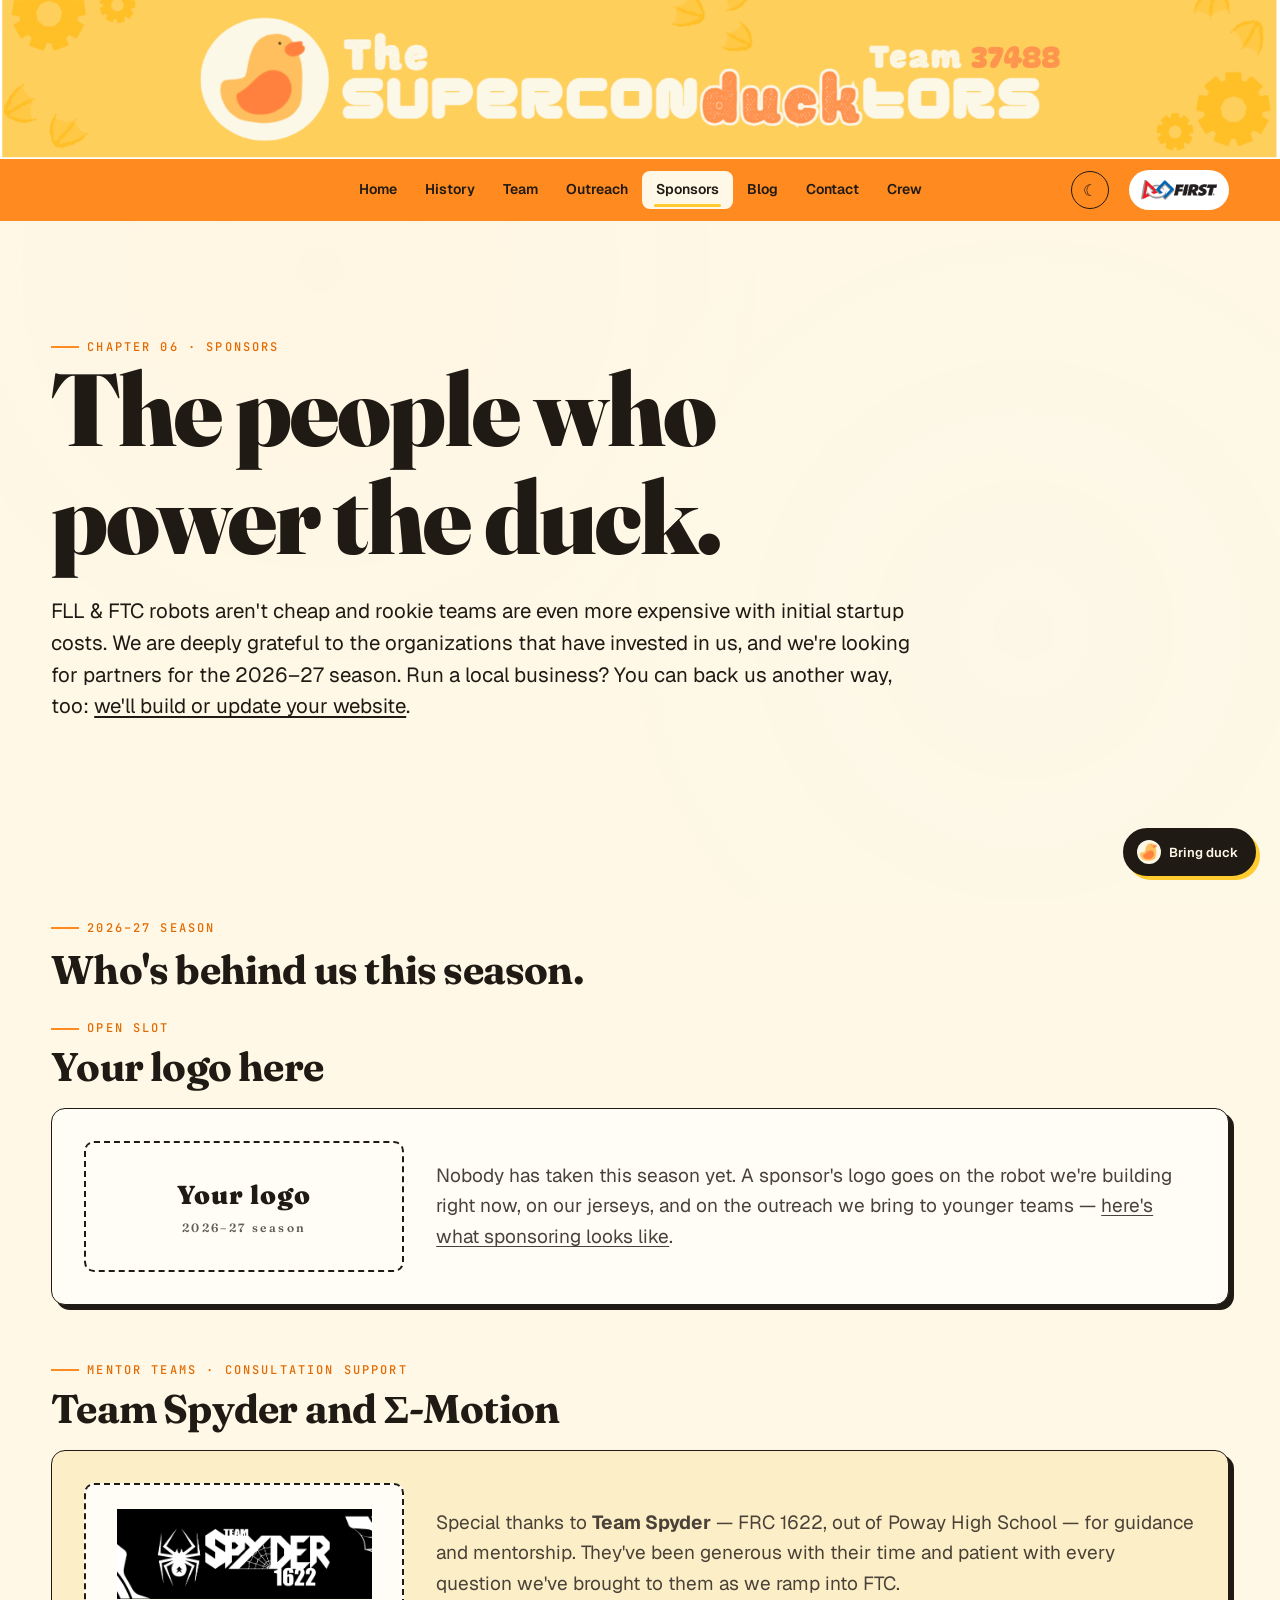
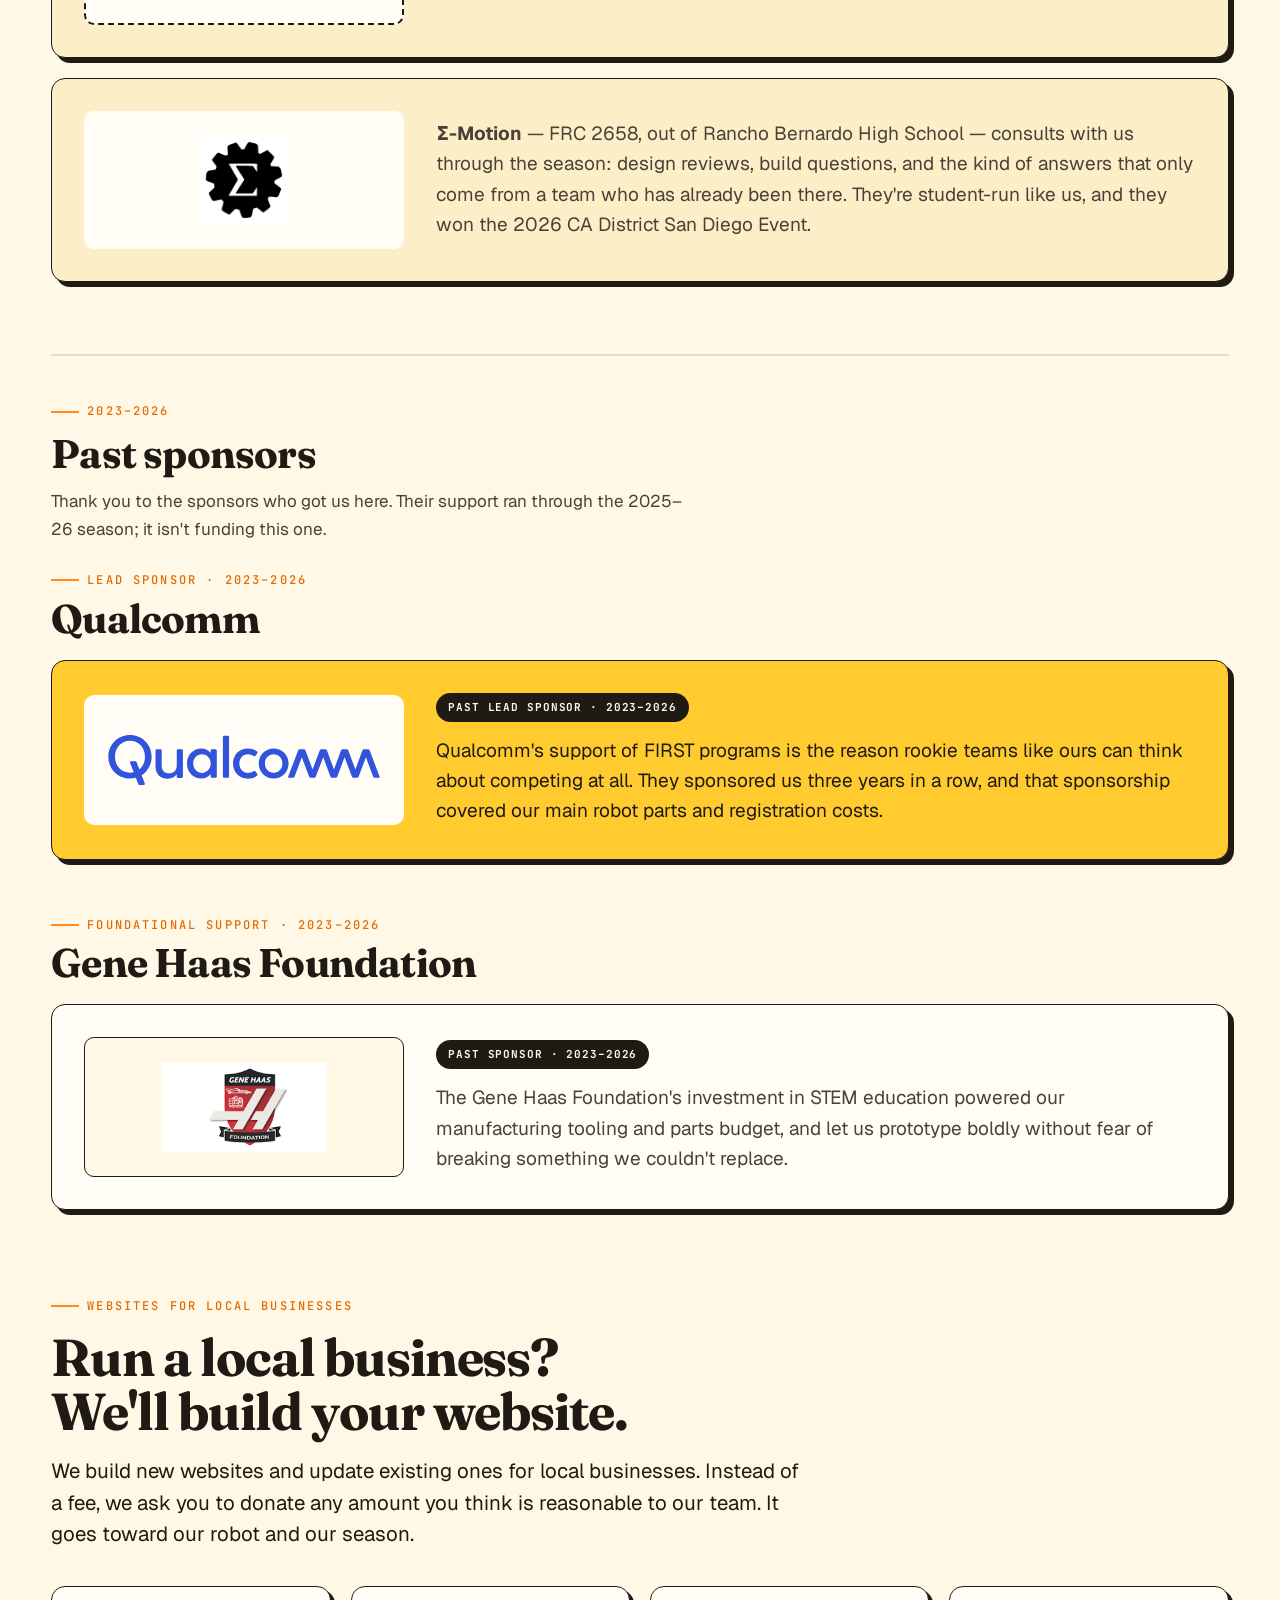
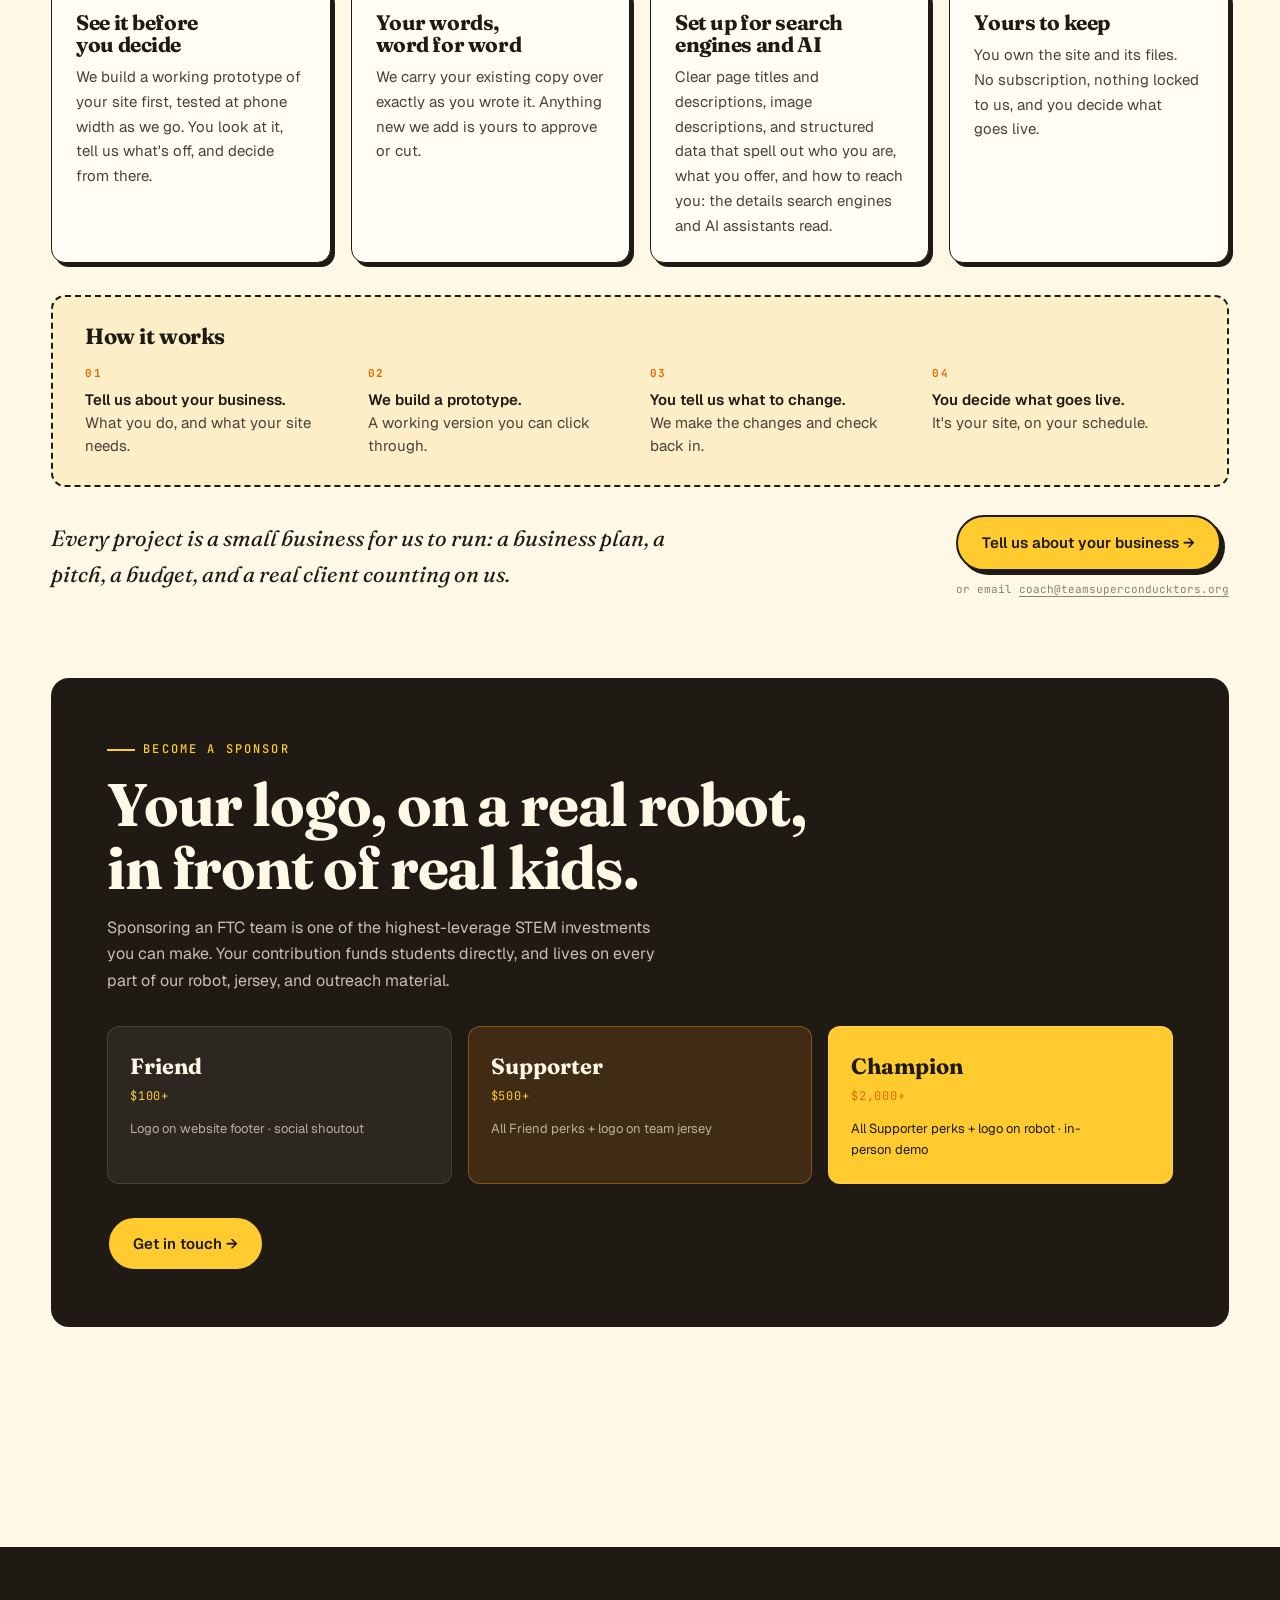
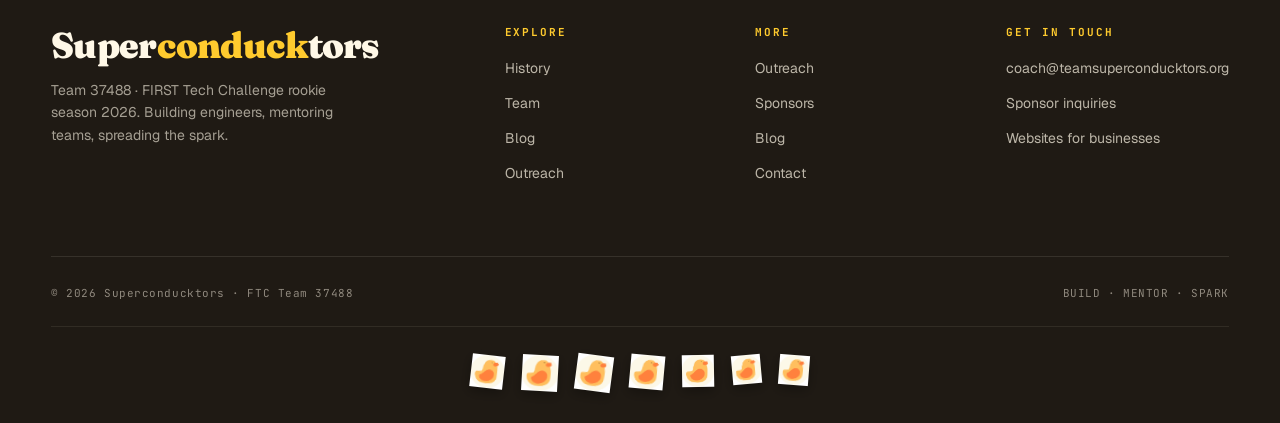
<file: sponsors.html>
<!DOCTYPE html>
<html lang="en">
<head>
<meta charset="UTF-8">
<meta name="viewport" content="width=device-width, initial-scale=1">
<title>Sponsors · Superconducktors · Team 37488</title>
<link rel="preconnect" href="https://fonts.googleapis.com">
<link rel="preconnect" href="https://fonts.gstatic.com" crossorigin>
<link href="https://fonts.googleapis.com/css2?family=DynaPuff:wght@400..700&display=swap" rel="stylesheet">
<link rel="stylesheet" href="styles.css">
<link rel="stylesheet" href="duck.css">
<link rel="icon" href="assets/duck-logo.png">
</head>
<body data-page="sponsors" data-screen-label="07 Sponsors">

<main>
  <section class="page-hero">
    <div class="container">
      <span class="eyebrow fade-up">Chapter 06 · Sponsors</span>
      <h1 class="fade-up fade-up--1">The people who power the duck.</h1>
      <p class="lead fade-up fade-up--2" style="max-width:62ch;margin-top:24px;">
        FLL &amp; FTC robots aren't cheap and rookie teams are even more expensive with initial
        startup costs. We are deeply grateful to the organizations that have invested in us, and
        we're looking for partners for the 2026–27 season.
        Run a local business? You can back us another way, too:
        <a href="#websites" class="sp-hero-link">we'll build or update your website</a>.
      </p>
    </div>
  </section>

  <section class="section">
    <div class="container">
      <div class="sp-chapter">
        <span class="eyebrow">2026–27 season</span>
        <h2 class="sp-chapter__title">Who's behind us this season.</h2>
      </div>

      <div class="sp-tier">
        <div class="sp-tier__head">
          <span class="eyebrow">Open slot</span>
          <h2>Your logo here</h2>
        </div>
        <div class="sp-card">
          <div class="sp-logo-box sp-logo-box--ghost">
            <span class="sp-logo-text">Your logo<em>2026–27 season</em></span>
          </div>
          <p>Nobody has taken this season yet. A sponsor's logo goes on the robot we're building
            right now, on our jerseys, and on the outreach we bring to younger teams —
            <a href="#become" class="sp-hero-link">here's what sponsoring looks like</a>.</p>
        </div>
      </div>

      <div class="sp-tier">
        <div class="sp-tier__head">
          <span class="eyebrow">Mentor teams · consultation support</span>
          <h2>Team Spyder and Σ-Motion</h2>
        </div>
        <div class="sp-stack">
          <div class="sp-card sp-card--mentor">
            <div class="sp-logo-box sp-logo-box--ghost sp-logo-box--img">
              <img src="assets/team-spyde-logo.jpg" alt="Team Spyder (FRC 1622)" class="sp-logo-img" />
            </div>
            <p>Special thanks to <strong>Team Spyder</strong> — FRC 1622, out of Poway High School —
              for guidance and mentorship. They've been generous with their time and patient
              with every question we've brought to them as we ramp into FTC.</p>
          </div>
          <div class="sp-card sp-card--mentor">
            <div class="sp-logo-box sp-logo-box--img">
              <img src="assets/team-sigma-logo.png" alt="Team Σ-Motion (FRC 2658)" class="sp-logo-img" />
            </div>
            <p><strong>Σ-Motion</strong> — FRC 2658, out of Rancho Bernardo High School — consults
              with us through the season: design reviews, build questions, and the kind of answers
              that only come from a team who has already been there. They're student-run like us,
              and they won the 2026 CA District San Diego Event.</p>
          </div>
        </div>
      </div>

      <div class="sp-chapter sp-chapter--past">
        <span class="eyebrow">2023–2026</span>
        <h2 class="sp-chapter__title">Past sponsors</h2>
        <p class="sp-chapter__note">Thank you to the sponsors who got us here. Their support ran
          through the 2025–26 season; it isn't funding this one.</p>
      </div>

      <div class="sp-tier">
        <div class="sp-tier__head">
          <span class="eyebrow">Lead sponsor · 2023–2026</span>
          <h2>Qualcomm</h2>
        </div>
        <div class="sp-card sp-card--lead">
          <div class="sp-logo-box sp-logo-box--img">
            <img src="assets/Qualcomm-Logo.svg" alt="Qualcomm" class="sp-logo-img" />
          </div>
          <div class="sp-card__body">
            <span class="sp-past-tag">Past lead sponsor · 2023–2026</span>
            <p>Qualcomm's support of FIRST programs is the reason rookie teams like ours can think
              about competing at all. They sponsored us three years in a row, and that sponsorship
              covered our main robot parts and registration costs.</p>
          </div>
        </div>
      </div>

      <div class="sp-tier">
        <div class="sp-tier__head">
          <span class="eyebrow">Foundational support · 2023–2026</span>
          <h2>Gene Haas Foundation</h2>
        </div>
        <div class="sp-card">
          <div class="sp-logo-box sp-logo-box--alt sp-logo-box--img">
            <img src="assets/gene hass logo.png" alt="Gene Haas Foundation" class="sp-logo-img" />
          </div>
          <div class="sp-card__body">
            <span class="sp-past-tag">Past sponsor · 2023–2026</span>
            <p>The Gene Haas Foundation's investment in STEM education powered our manufacturing
              tooling and parts budget, and let us prototype boldly without fear of breaking
              something we couldn't replace.</p>
          </div>
        </div>
      </div>

      <section class="sp-web" id="websites" aria-labelledby="websites-title">
        <div class="sp-web__head">
          <span class="eyebrow">Websites for local businesses</span>
          <h2 id="websites-title">Run a local business? We'll build your website.</h2>
          <p class="lead">
            We build new websites and update existing ones for local businesses. Instead of a fee, we
            ask you to donate any amount you think is reasonable to our team. It goes toward our robot
            and our season.
          </p>
        </div>

        <div class="sp-web__grid">
          <article class="sp-web__card">
            <h3>See it before you decide</h3>
            <p>We build a working prototype of your site first, tested at phone width as we go. You
              look at it, tell us what's off, and decide from there.</p>
          </article>
          <article class="sp-web__card">
            <h3>Your words, word for word</h3>
            <p>We carry your existing copy over exactly as you wrote it. Anything new we add is yours
              to approve or cut.</p>
          </article>
          <article class="sp-web__card">
            <h3>Set up for search engines and AI</h3>
            <p>Clear page titles and descriptions, image descriptions, and structured data that spell
              out who you are, what you offer, and how to reach you: the details search engines and AI
              assistants read.</p>
          </article>
          <article class="sp-web__card">
            <h3>Yours to keep</h3>
            <p>You own the site and its files. No subscription, nothing locked to us, and you decide
              what goes live.</p>
          </article>
        </div>

        <div class="sp-web__how">
          <h3>How it works</h3>
          <ol class="sp-web__steps">
            <li><strong>Tell us about your business.</strong> What you do, and what your site needs.</li>
            <li><strong>We build a prototype.</strong> A working version you can click through.</li>
            <li><strong>You tell us what to change.</strong> We make the changes and check back in.</li>
            <li><strong>You decide what goes live.</strong> It's your site, on your schedule.</li>
          </ol>
        </div>

        <div class="sp-web__foot">
          <p class="sp-web__why">Every project is a small business for us to run: a business plan, a
            pitch, a budget, and a real client counting on us.</p>
          <div class="sp-web__cta">
            <a href="contact.html?reason=website" class="btn">Tell us about your business →</a>
            <span class="sp-web__mail">or email <a href="mailto:coach@teamsuperconducktors.org">coach@teamsuperconducktors.org</a></span>
          </div>
        </div>
      </section>

      <div class="sp-pitch" id="become">
        <div class="sp-pitch__copy">
          <span class="eyebrow">Become a sponsor</span>
          <h2 style="margin-top:14px;">Your logo, on a real robot, in front of real kids.</h2>
          <p style="margin-top:16px;max-width:52ch;">
            Sponsoring an FTC team is one of the highest-leverage STEM investments you can make.
            Your contribution funds students directly, and lives on every part of our robot,
            jersey, and outreach material.
          </p>
        </div>
        <div class="sp-tiers">
          <div class="sp-tt">
            <strong>Friend</strong><span>$100+</span>
            <p>Logo on website footer · social shoutout</p>
          </div>
          <div class="sp-tt sp-tt--mid">
            <strong>Supporter</strong><span>$500+</span>
            <p>All Friend perks + logo on team jersey</p>
          </div>
          <div class="sp-tt sp-tt--top">
            <strong>Champion</strong><span>$2,000+</span>
            <p>All Supporter perks + logo on robot · in-person demo</p>
          </div>
        </div>
        <a href="contact.html" class="btn">Get in touch →</a>
      </div>
    </div>
  </section>
</main>

<style>
.page-hero { padding: clamp(60px, 9vw, 110px) 0 clamp(40px, 6vw, 70px); }
.sp-tier { margin-bottom: 56px; }
.sp-tier__head { display: flex; flex-direction: column; gap: 8px; margin-bottom: 20px; }
.sp-tier__head h2 { font-size: clamp(28px, 4vw, 40px); }

.sp-card {
  display: grid;
  grid-template-columns: 320px 1fr;
  gap: 32px;
  align-items: center;
  background: var(--paper);
  border: 1px solid var(--ink);
  border-radius: 14px;
  padding: 32px;
  box-shadow: 5px 5px 0 var(--ink);
}
@media (max-width: 760px) { .sp-card { grid-template-columns: 1fr; } }
.sp-card--lead { background: var(--duck); }
.sp-card--mentor { background: var(--cream-2); }
.sp-card p { font-size: 19px; line-height: 1.6; color: var(--ink-soft); }
.sp-card--lead p { color: var(--ink); }

.sp-logo-box {
  background: var(--ink);
  color: var(--cream);
  border-radius: 10px;
  padding: 32px 20px;
  text-align: center;
  min-height: 130px;
  display: grid; place-items: center;
}
.sp-logo-box--alt { background: var(--cream); color: var(--ink); border: 1px solid var(--ink); }
.sp-logo-box--ghost { background: transparent; color: var(--ink); border: 2px dashed var(--ink); }
.sp-logo-box--img { background: var(--paper); padding: 24px; }
.sp-logo-box--img.sp-logo-box--alt { background: var(--cream); }
.sp-logo-box--img.sp-logo-box--ghost { background: var(--paper); }
.sp-logo-img {
  max-width: 100%;
  max-height: 90px;
  width: auto;
  height: auto;
  object-fit: contain;
  display: block;
}
.sp-logo-text {
  font-family: var(--display);
  font-size: 26px;
  font-weight: 900;
  letter-spacing: 0.04em;
}
.sp-logo-text em { display: block; font-size: 12px; font-style: normal; letter-spacing: 0.2em; opacity: 0.7; margin-top: 4px; font-weight: 600; }

.sp-hero-link { text-decoration: underline; text-underline-offset: 3px; }

/* season / past-sponsor chapter headings */
.sp-chapter { margin-bottom: 28px; }
.sp-chapter--past { margin-top: 72px; padding-top: 40px; border-top: 2px solid var(--line); }
.sp-chapter__title { margin-top: 12px; font-size: clamp(26px, 3.4vw, 40px); }
.sp-chapter__note { margin-top: 12px; max-width: 58ch; font-size: 17px; }
.sp-stack { display: grid; gap: 20px; }

/* "past sponsor" badge, readable on the yellow lead card and in night mode */
.sp-card__body { display: flex; flex-direction: column; align-items: flex-start; gap: 14px; }
.sp-card--lead { --ink: #1F1A14; --ink-soft: #4A4238; --cream: #FFF8E7; }
.sp-past-tag {
  font-family: var(--mono);
  font-size: 11px;
  font-weight: 700;
  letter-spacing: 0.08em;
  text-transform: uppercase;
  background: var(--ink);
  color: var(--cream);
  padding: 6px 12px;
  border-radius: 999px;
}

/* websites fundraiser */
.sp-web { margin-top: 80px; scroll-margin-top: 90px; }
@media (max-width: 760px) { .sp-web, .sp-pitch { scroll-margin-top: 160px; } }
.sp-web__head { max-width: 760px; }
.sp-web__head h2 { margin: 14px 0 16px; font-size: clamp(30px, 4.4vw, 52px); }
.sp-web__grid {
  margin-top: 36px;
  display: grid;
  grid-template-columns: repeat(4, 1fr);
  gap: 20px;
}
@media (max-width: 1080px) { .sp-web__grid { grid-template-columns: repeat(2, 1fr); } }
@media (max-width: 600px) { .sp-web__grid { grid-template-columns: 1fr; } }
.sp-web__card {
  background: var(--paper);
  border: 1px solid var(--ink);
  border-radius: 14px;
  padding: 24px;
  box-shadow: 4px 4px 0 var(--ink);
  display: flex;
  flex-direction: column;
  gap: 10px;
}
.sp-web__card h3 { font-size: 21px; font-weight: 700; }
.sp-web__card p { font-size: 15px; }
.sp-web__how {
  margin-top: 32px;
  padding: 28px 32px;
  border: 2px dashed var(--ink);
  border-radius: 14px;
  background: var(--cream-2);
}
.sp-web__how h3 { font-size: 22px; font-weight: 700; }
.sp-web__steps {
  list-style: none;
  counter-reset: step;
  margin-top: 16px;
  display: grid;
  grid-template-columns: repeat(4, 1fr);
  gap: 20px;
}
@media (max-width: 880px) { .sp-web__steps { grid-template-columns: 1fr 1fr; } }
@media (max-width: 540px) { .sp-web__steps { grid-template-columns: 1fr; } }
.sp-web__steps li { counter-increment: step; font-size: 15px; line-height: 1.55; color: var(--ink-soft); }
.sp-web__steps li::before {
  content: counter(step, decimal-leading-zero);
  display: block;
  font-family: var(--mono);
  font-size: 11px;
  font-weight: 700;
  letter-spacing: 0.12em;
  color: var(--orange-deep);
  margin-bottom: 6px;
}
.sp-web__steps strong { display: block; color: var(--ink); font-weight: 600; }
.sp-web__foot {
  margin-top: 28px;
  display: flex;
  flex-wrap: wrap;
  align-items: center;
  justify-content: space-between;
  gap: 20px;
}
.sp-web__why {
  font-family: var(--display);
  font-style: italic;
  font-size: clamp(18px, 2vw, 22px);
  color: var(--ink);
  max-width: 48ch;
}
.sp-web__cta { display: flex; flex-direction: column; align-items: flex-start; gap: 10px; }
.sp-web__mail { font-family: var(--mono); font-size: 11px; color: var(--ink-mute); }
.sp-web__mail a { text-decoration: underline; text-underline-offset: 3px; }

.sp-pitch {
  margin-top: 80px;
  scroll-margin-top: 90px;
  padding: 56px;
  border-radius: 18px;
  background: var(--ink);
  color: var(--cream);
  display: grid;
  grid-template-columns: 1fr;
  gap: 32px;
}
@media (max-width: 760px) { .sp-pitch { padding: 32px 24px; } }
.sp-pitch h2 { color: var(--cream); }
.sp-pitch p { color: rgba(255,248,231,0.75); }
.sp-pitch .eyebrow { color: var(--duck); }
.sp-pitch .eyebrow::before { background: var(--duck); }

.sp-tiers { display: grid; grid-template-columns: repeat(3, 1fr); gap: 16px; }
@media (max-width: 760px) { .sp-tiers { grid-template-columns: 1fr; } }
.sp-tt { background: rgba(255,248,231,0.06); border: 1px solid rgba(255,248,231,0.12); border-radius: 12px; padding: 22px; }
.sp-tt strong { font-family: var(--display); font-size: 22px; font-weight: 700; color: var(--cream); display: block; }
.sp-tt span { font-family: var(--mono); font-size: 12px; color: var(--duck); letter-spacing: 0.06em; display: block; margin-top: 4px; }
.sp-tt p { font-size: 13px; color: rgba(255,248,231,0.65); margin-top: 12px; }
.sp-tt--mid { background: rgba(255,138,31,0.15); border-color: rgba(255,138,31,0.4); }
.sp-tt--top { background: var(--duck); }
.sp-tt--top strong, .sp-tt--top span, .sp-tt--top p { color: var(--ink); }
.sp-tt--top span { color: var(--orange-deep); }
.sp-pitch .btn { justify-self: start; }
</style>

<script src="site.js"></script>
<script src="duck.js"></script>
</body>
</html>
</file>
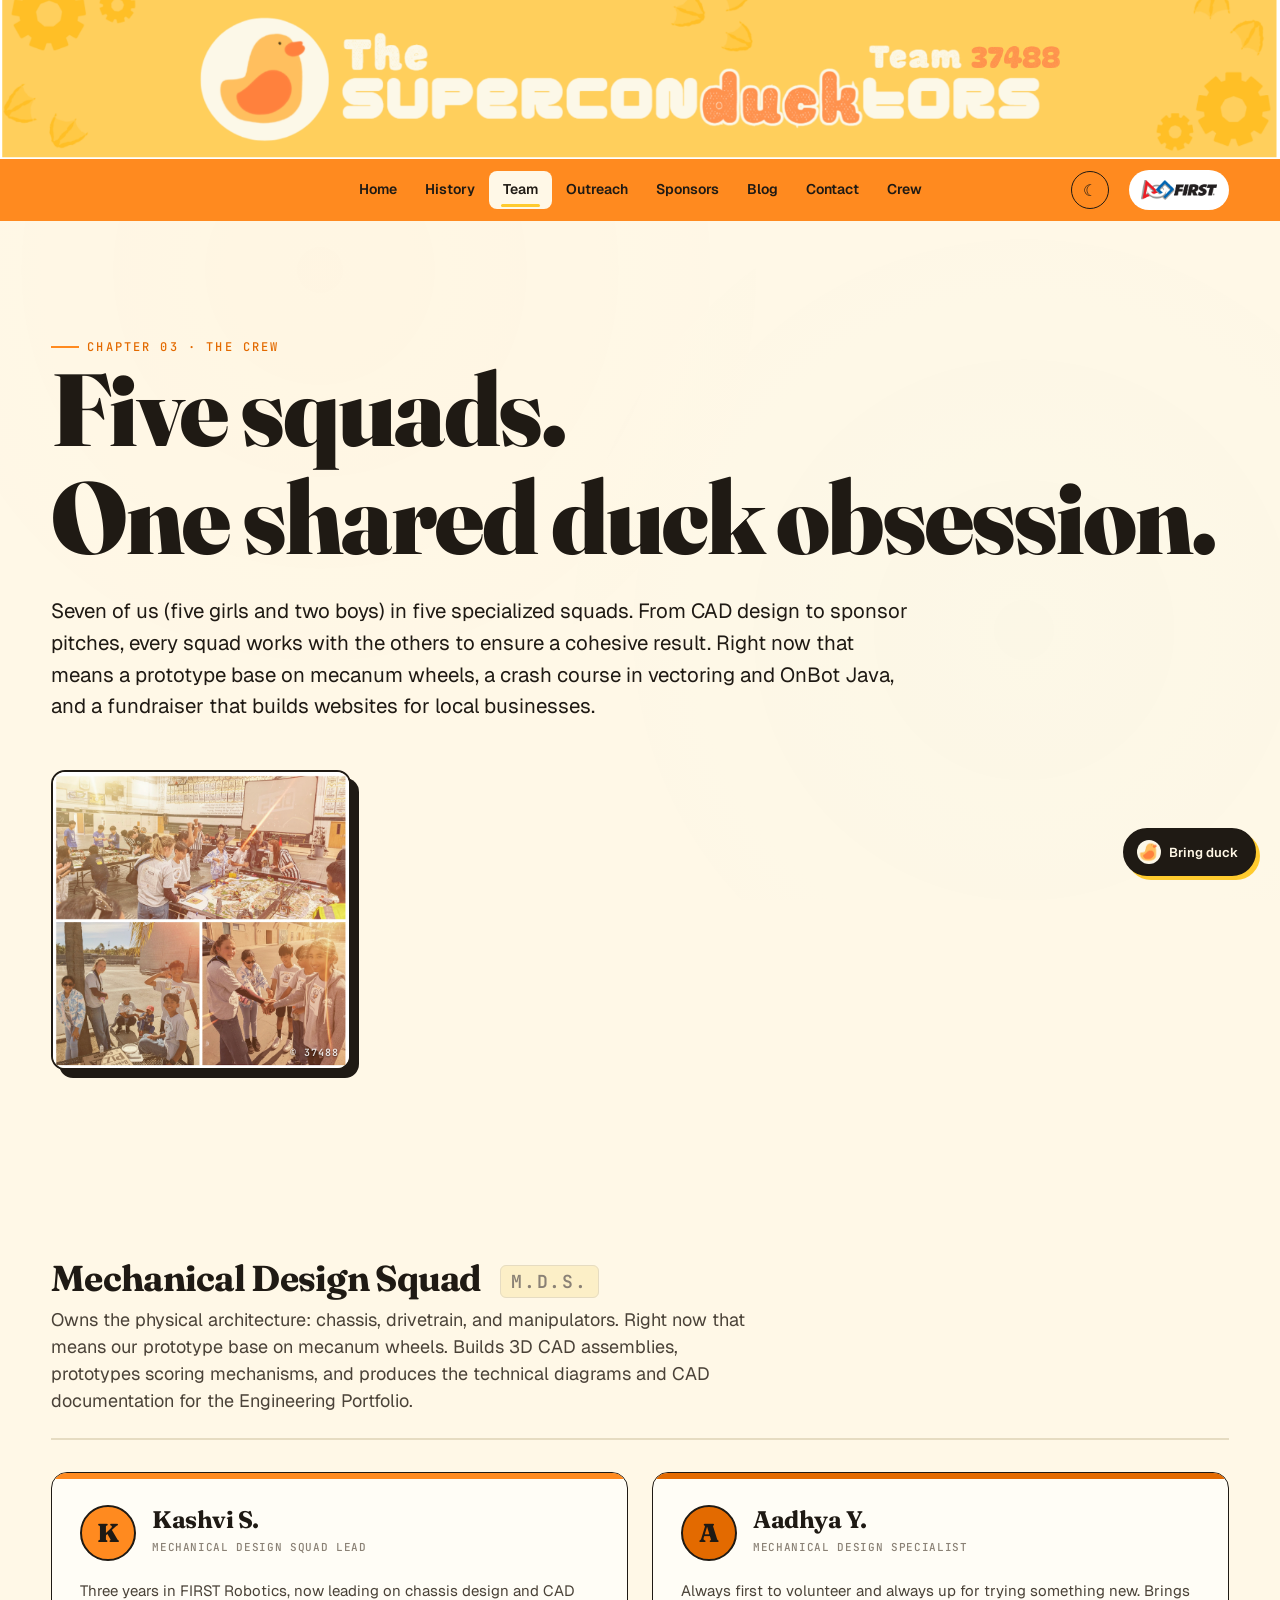
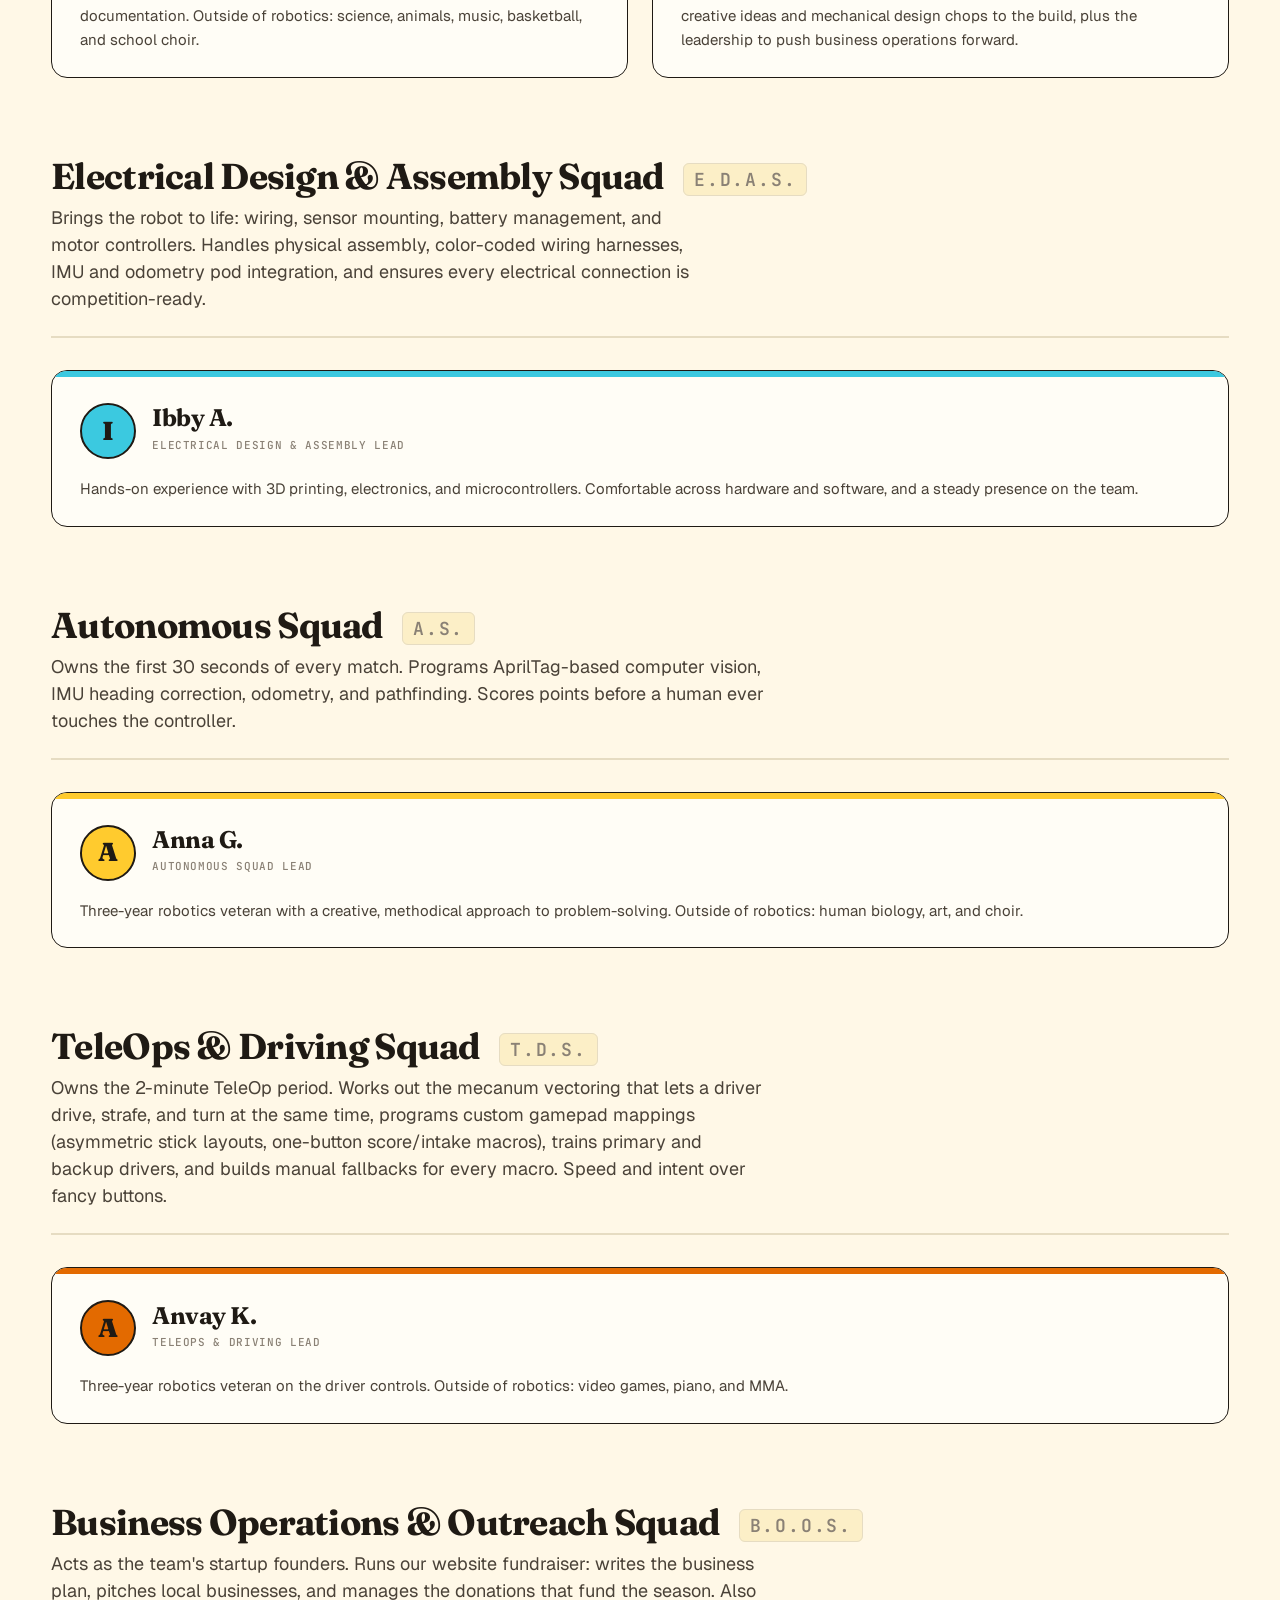
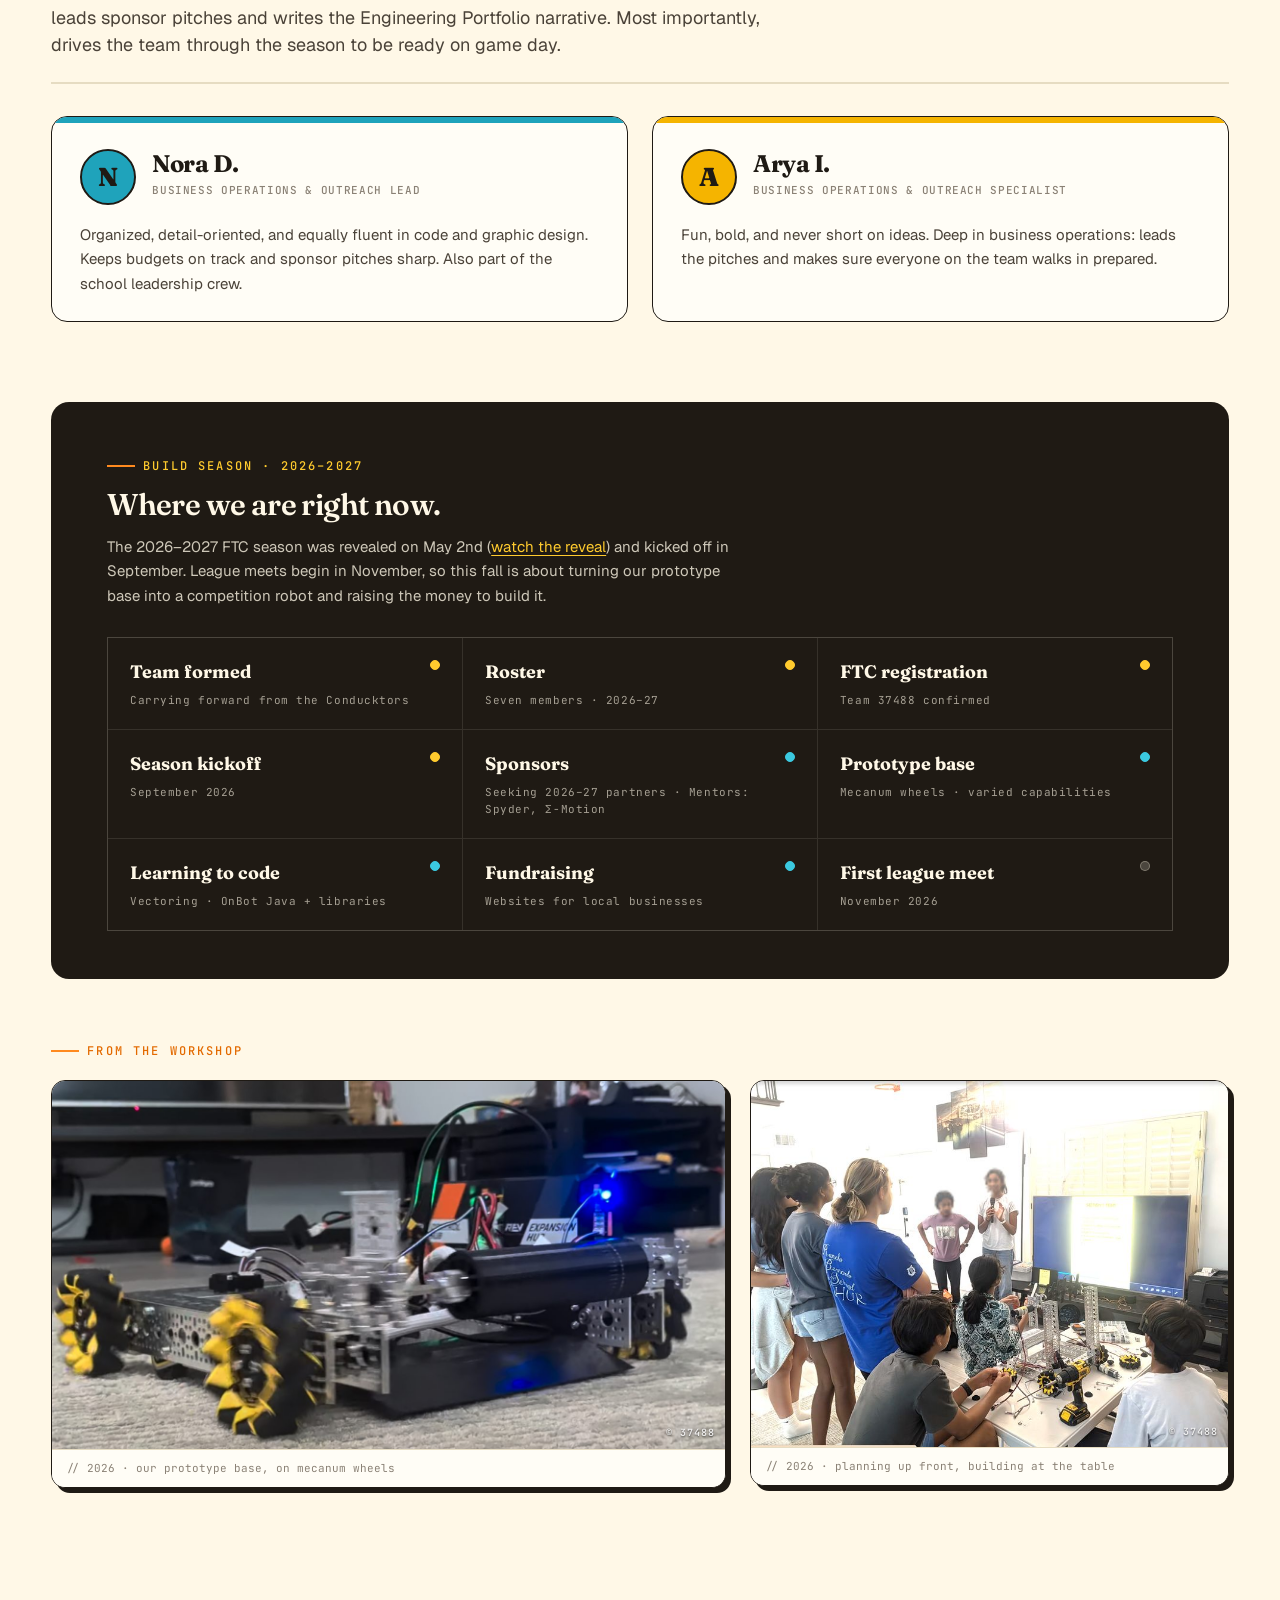
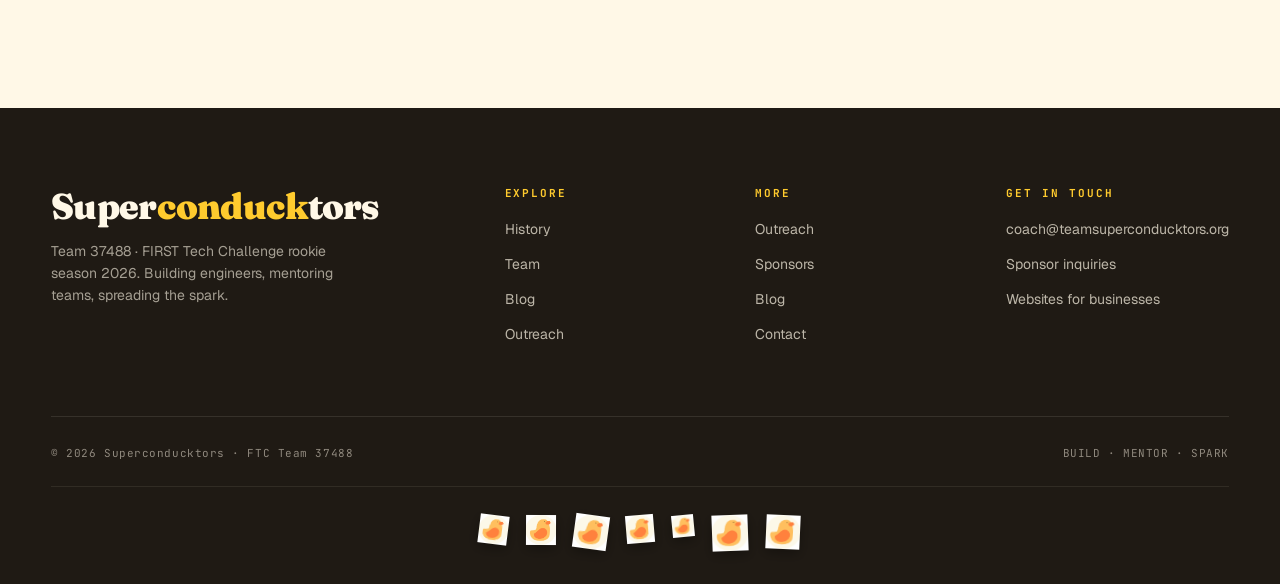
<file: team.html>
<!DOCTYPE html>
<html lang="en">
<head>
<meta charset="UTF-8">
<meta name="viewport" content="width=device-width, initial-scale=1">
<title>Team · Superconducktors · Team 37488</title>
<link rel="preconnect" href="https://fonts.googleapis.com">
<link rel="preconnect" href="https://fonts.gstatic.com" crossorigin>
<link href="https://fonts.googleapis.com/css2?family=DynaPuff:wght@400..700&display=swap" rel="stylesheet">
<link rel="stylesheet" href="styles.css">
<link rel="stylesheet" href="duck.css">
<link rel="icon" href="assets/duck-logo.png">
</head>
<body data-page="team" data-screen-label="04 Team">

<main>
  <section class="page-hero">
    <div class="container">
      <span class="eyebrow fade-up">Chapter 03 · The crew</span>
      <h1 class="fade-up fade-up--1">Five squads.<br>One shared duck obsession.</h1>
      <p class="lead fade-up fade-up--2" style="max-width:62ch;margin-top:24px;">
        Seven of us (five girls and two boys) in five specialized squads. From CAD design to sponsor pitches, every squad works with the others to ensure a cohesive result. Right now that means a prototype base on mecanum wheels, a crash course in vectoring and OnBot Java, and a fundraiser that builds websites for local businesses.
      </p>
      <figure class="team-photo photo-locked fade-up fade-up--3" style="--ratio: 1/1; width: 300px; max-width: 300px;">
        <img src="assets/team-2026-season.jpg" alt="The Superconducktors 2026 season team photo" draggable="false" />
      </figure>
    </div>
  </section>

  <section class="section">
    <div class="container">
      
      <!-- SQUAD 1: Mechanical Design -->
      <div class="squad-section fade-up">
        <div class="squad-header">
          <h2>Mechanical Design Squad <span class="squad-acr">M.D.S.</span></h2>
          <p>Owns the physical architecture: chassis, drivetrain, and manipulators. Right now that means our prototype base on mecanum wheels. Builds 3D CAD assemblies, prototypes scoring mechanisms, and produces the technical diagrams and CAD documentation for the Engineering Portfolio.</p>
        </div>
        <div class="team-grid">
          <article class="member" style="--accent: #FF8A1F;">
            <header class="member-head">
              <div class="member-avatar"><span>K</span></div>
              <div>
                <h3>Kashvi S.</h3>
                <span class="member-role">Mechanical Design Squad Lead</span>
              </div>
            </header>
            <p class="member-desc">
              Three years in FIRST Robotics, now leading on chassis design and CAD documentation.
              Outside of robotics: science, animals, music, basketball, and school choir.
            </p>
          </article>
          <article class="member" style="--accent: #E36A00;">
            <header class="member-head">
              <div class="member-avatar"><span>A</span></div>
              <div>
                <h3>Aadhya Y.</h3>
                <span class="member-role">Mechanical Design Specialist</span>
              </div>
            </header>
            <p class="member-desc">
              Always first to volunteer and always up for trying something new.
              Brings creative ideas and mechanical design chops to the build, plus the
              leadership to push business operations forward.
            </p>
          </article>
        </div>
      </div>

      <!-- SQUAD 2: Electrical & Assembly -->
      <div class="squad-section fade-up">
        <div class="squad-header">
          <h2>Electrical Design &amp; Assembly Squad <span class="squad-acr">E.D.A.S.</span></h2>
          <p>Brings the robot to life: wiring, sensor mounting, battery management, and motor controllers. Handles physical assembly, color-coded wiring harnesses, IMU and odometry pod integration, and ensures every electrical connection is competition-ready.</p>
        </div>
        <div class="team-grid">
          <article class="member" style="--accent: #3BC9E0;">
            <header class="member-head">
              <div class="member-avatar"><span>I</span></div>
              <div>
                <h3>Ibby A.</h3>
                <span class="member-role">Electrical Design &amp; Assembly Lead</span>
              </div>
            </header>
            <p class="member-desc">
              Hands-on experience with 3D printing, electronics, and microcontrollers.
              Comfortable across hardware and software, and a steady presence on the team.
            </p>
          </article>
        </div>
      </div>

      <!-- SQUAD 3: Autonomous -->
      <div class="squad-section fade-up">
        <div class="squad-header">
          <h2>Autonomous Squad <span class="squad-acr">A.S.</span></h2>
          <p>Owns the first 30 seconds of every match. Programs AprilTag-based computer vision, IMU heading correction, odometry, and pathfinding. Scores points before a human ever touches the controller.</p>
        </div>
        <div class="team-grid">
          <article class="member" style="--accent: #FFCB2E;">
            <header class="member-head">
              <div class="member-avatar"><span>A</span></div>
              <div>
                <h3>Anna G.</h3>
                <span class="member-role">Autonomous Squad Lead</span>
              </div>
            </header>
            <p class="member-desc">
              Three-year robotics veteran with a creative, methodical approach to problem-solving.
              Outside of robotics: human biology, art, and choir.
            </p>
          </article>
        </div>
      </div>

      <!-- SQUAD 4: TeleOp & Controls -->
      <div class="squad-section fade-up">
        <div class="squad-header">
          <h2>TeleOps &amp; Driving Squad <span class="squad-acr">T.D.S.</span></h2>
          <p>Owns the 2-minute TeleOp period. Works out the mecanum vectoring that lets a driver drive, strafe, and turn at the same time, programs custom gamepad mappings (asymmetric stick layouts, one-button score/intake macros), trains primary and backup drivers, and builds manual fallbacks for every macro. Speed and intent over fancy buttons.</p>
        </div>
        <div class="team-grid">
          <article class="member" style="--accent: #E36A00;">
            <header class="member-head">
              <div class="member-avatar"><span>A</span></div>
              <div>
                <h3>Anvay K.</h3>
                <span class="member-role">TeleOps &amp; Driving Lead</span>
              </div>
            </header>
            <p class="member-desc">
              Three-year robotics veteran on the driver controls.
              Outside of robotics: video games, piano, and MMA.
            </p>
          </article>
        </div>
      </div>

      <!-- SQUAD 5: Business & Operations -->
      <div class="squad-section fade-up">
        <div class="squad-header">
          <h2>Business Operations &amp; Outreach Squad <span class="squad-acr">B.O.O.S.</span></h2>
          <p>Acts as the team's startup founders. Runs our website fundraiser: writes the business plan, pitches local businesses, and manages the donations that fund the season. Also leads sponsor pitches and writes the Engineering Portfolio narrative. Most importantly, drives the team through the season to be ready on game day.</p>
        </div>
        <div class="team-grid">
          <article class="member" style="--accent: #1FA3BB;">
            <header class="member-head">
              <div class="member-avatar"><span>N</span></div>
              <div>
                <h3>Nora D.</h3>
                <span class="member-role">Business Operations &amp; Outreach Lead</span>
              </div>
            </header>
            <p class="member-desc">
              Organized, detail-oriented, and equally fluent in code and graphic design.
              Keeps budgets on track and sponsor pitches sharp. Also part of the school leadership crew.
            </p>
          </article>
          <article class="member" style="--accent: #F5B400;">
            <header class="member-head">
              <div class="member-avatar"><span>A</span></div>
              <div>
                <h3>Arya I.</h3>
                <span class="member-role">Business Operations &amp; Outreach Specialist</span>
              </div>
            </header>
            <p class="member-desc">
              Fun, bold, and never short on ideas.
              Deep in business operations: leads the pitches and makes sure everyone on the team walks in prepared.
            </p>
          </article>
        </div>
      </div>

      <div class="robot-progress fade-up">
        <span class="eyebrow" style="color: var(--duck);">Build season · 2026–2027</span>
        <h3 style="margin-top:14px;">Where we are right now.</h3>
        <p class="rp-intro">
          The 2026–2027 FTC season was revealed on May 2nd
          (<a href="https://www.youtube.com/watch?v=boJWcbOxato" target="_blank" rel="noopener noreferrer">watch the reveal</a>)
          and kicked off in September. League meets begin in November, so this fall is about turning
          our prototype base into a competition robot and raising the money to build it.
        </p>
        <div class="progress-list">
          <div class="prog-item done"><span class="prog-dot"></span><strong>Team formed</strong><em>Carrying forward from the Conducktors</em></div>
          <div class="prog-item done"><span class="prog-dot"></span><strong>Roster</strong><em>Seven members · 2026–27</em></div>
          <div class="prog-item done"><span class="prog-dot"></span><strong>FTC registration</strong><em>Team 37488 confirmed</em></div>
          <div class="prog-item done"><span class="prog-dot"></span><strong>Season kickoff</strong><em>September 2026</em></div>
          <div class="prog-item current"><span class="prog-dot"></span><strong>Sponsors</strong><em>Seeking 2026–27 partners · Mentors: Spyder, Σ-Motion</em></div>
          <div class="prog-item current"><span class="prog-dot"></span><strong>Prototype base</strong><em>Mecanum wheels · varied capabilities</em></div>
          <div class="prog-item current"><span class="prog-dot"></span><strong>Learning to code</strong><em>Vectoring · OnBot Java + libraries</em></div>
          <div class="prog-item current"><span class="prog-dot"></span><strong>Fundraising</strong><em>Websites for local businesses</em></div>
          <div class="prog-item"><span class="prog-dot"></span><strong>First league meet</strong><em>November 2026</em></div>
        </div>
      </div>

      <div class="season-photos fade-up">
        <span class="eyebrow">From the workshop</span>
        <div class="season-photos__grid">
          <figure class="season-photo">
            <div class="photo-locked" style="--ratio: 1400/765;">
              <img src="assets/team-2026-prototype-base.jpg" alt="Our prototype robot base: an aluminum chassis on yellow-and-black mecanum wheels, with its control electronics and wiring on top" loading="lazy" draggable="false" />
            </div>
            <figcaption>// 2026 · our prototype base, on mecanum wheels</figcaption>
          </figure>
          <figure class="season-photo">
            <div class="photo-locked" style="--ratio: 800/614;">
              <img src="assets/team-2026-meeting-redacted.jpg" alt="A team meeting: two members present a plan on a big screen while others assemble a drivetrain with mecanum wheels at the table" loading="lazy" draggable="false" />
            </div>
            <figcaption>// 2026 · planning up front, building at the table</figcaption>
          </figure>
        </div>
      </div>

    </div>
  </section>
</main>

<style>
.page-hero { padding: clamp(60px, 9vw, 110px) 0 clamp(40px, 6vw, 70px); }

.team-photo {
  margin-top: 48px;
  border: 2px solid var(--ink);
  border-radius: 14px;
  overflow: hidden;
  background: var(--cream-2);
  box-shadow: 8px 8px 0 var(--ink);
  position: relative;
  max-width: 1100px;
}
/* photo dimensions handled by .photo-locked utility */
.team-photo figcaption {
  position: absolute;
  left: 16px; bottom: 16px;
  background: var(--paper);
  border: 1.5px solid var(--ink);
  border-radius: 8px;
  padding: 8px 12px;
  display: flex;
  flex-direction: column;
  gap: 2px;
  box-shadow: 3px 3px 0 var(--ink);
}
.tp-eyebrow { font-family: var(--mono); font-size: 10px; letter-spacing: 0.12em; color: var(--ink-mute); text-transform: uppercase; }
.tp-meta { font-family: var(--mono); font-size: 12px; color: var(--ink); }

.team-grid {
  display: grid;
  grid-template-columns: repeat(auto-fit, minmax(320px, 1fr));
  gap: 24px;
}
@media (max-width: 760px) { .team-grid { grid-template-columns: 1fr; } }

.squad-section { margin-bottom: 80px; }
.squad-section:last-of-type { margin-bottom: 40px; }
.squad-header {
  margin-bottom: 32px;
  border-bottom: 2px solid var(--line);
  padding-bottom: 24px;
}
.squad-header h2 {
  font-family: var(--display);
  font-size: clamp(28px, 4vw, 36px);
  font-weight: 700;
  color: var(--ink);
  margin-bottom: 8px;
}
.squad-acr {
  font-family: var(--mono);
  font-size: 0.5em;
  font-weight: 600;
  color: var(--ink-mute);
  letter-spacing: 0.1em;
  margin-left: 12px;
  vertical-align: middle;
  padding: 4px 10px;
  background: var(--cream-2);
  border: 1px solid var(--line);
  border-radius: 6px;
  white-space: nowrap;
}
.squad-header p {
  font-size: 18px;
  color: var(--ink-soft);
  max-width: 60ch;
  line-height: 1.5;
}

.member {
  background: var(--paper);
  border: 1px solid var(--ink);
  border-radius: 16px;
  padding: 28px 28px 24px;
  display: flex;
  flex-direction: column;
  gap: 18px;
  position: relative;
  overflow: hidden;
  transition: transform 0.2s, box-shadow 0.2s;
}
.member::before {
  content: '';
  position: absolute;
  top: 0; left: 0; right: 0;
  height: 6px;
  background: var(--accent);
}
.member:hover {
  transform: translateY(-4px);
  box-shadow: 6px 8px 0 var(--ink);
}

.member-head {
  display: flex;
  align-items: center;
  gap: 16px;
  margin-top: 4px;
}
.member-avatar {
  width: 56px; height: 56px;
  border-radius: 50%;
  background: var(--accent);
  border: 2px solid var(--ink);
  display: grid; place-items: center;
  font-family: var(--display);
  font-size: 26px;
  font-weight: 900;
  color: var(--ink);
  flex-shrink: 0;
}
.member-head h3 { font-family: var(--display); font-size: 24px; font-weight: 700; line-height: 1.1; }
.member-role {
  font-family: var(--mono);
  font-size: 11px;
  font-weight: 500;
  letter-spacing: 0.06em;
  color: var(--ink-mute);
  text-transform: uppercase;
}
.member-tag {
  margin-left: auto;
  font-family: var(--mono);
  font-size: 11px;
  font-weight: 700;
  background: var(--ink);
  color: var(--cream);
  padding: 4px 10px;
  border-radius: 6px;
  letter-spacing: 0.08em;
  flex-shrink: 0;
}
.member-desc { font-size: 15px; line-height: 1.65; color: var(--ink-soft); }
.member-skills {
  list-style: none;
  display: flex; flex-wrap: wrap; gap: 6px;
  padding-top: 14px;
  border-top: 1px solid var(--line);
}
.member-skills li {
  font-family: var(--mono);
  font-size: 11px;
  font-weight: 500;
  padding: 4px 10px;
  background: var(--cream-2);
  color: var(--ink);
  border-radius: 999px;
  letter-spacing: 0.04em;
}

.season-photos { margin-top: 56px; }
.season-photos__grid {
  margin-top: 20px;
  display: grid;
  /* column widths follow the photos' aspect ratios so both render at the same height */
  grid-template-columns: 1.83fr 1.3fr;
  gap: 24px;
  align-items: start;
}
@media (max-width: 760px) { .season-photos__grid { grid-template-columns: 1fr; } }
.season-photo {
  border: 1.5px solid var(--ink);
  border-radius: 14px;
  overflow: hidden;
  background: var(--paper);
  box-shadow: 5px 5px 0 var(--ink);
}
.season-photo figcaption {
  font-family: var(--mono);
  font-size: 11px;
  color: var(--ink-mute);
  padding: 10px 14px;
  border-top: 1px solid var(--line);
  background: var(--paper);
}

.robot-progress {
  background: var(--ink);
  color: var(--cream);
  border-radius: 18px;
  padding: 48px 56px;
  margin-top: 56px;
}
@media (max-width: 600px) { .robot-progress { padding: 32px 24px; } }
.robot-progress h3 { color: var(--cream); font-family: var(--display); font-size: clamp(22px, 2.5vw, 30px); }
.robot-progress .rp-intro {
  font-size: 15px;
  line-height: 1.65;
  color: rgba(255,248,231,0.78);
  margin-top: 14px;
  max-width: 64ch;
}
.robot-progress .rp-intro a {
  color: var(--duck);
  text-decoration: underline;
  text-underline-offset: 3px;
}
.progress-list {
  margin-top: 28px;
  display: grid;
  grid-template-columns: repeat(3, 1fr);
  gap: 1px;
  background: rgba(255,248,231,0.1);
  border: 1px solid rgba(255,248,231,0.1);
}
@media (max-width: 760px) { .progress-list { grid-template-columns: 1fr; } }
.prog-item {
  background: var(--ink);
  padding: 20px 22px;
  display: flex; flex-direction: column; gap: 6px;
  position: relative;
}
.prog-dot {
  position: absolute; top: 22px; right: 22px;
  width: 10px; height: 10px; border-radius: 50%;
  background: rgba(255,248,231,0.2);
  border: 1px solid rgba(255,248,231,0.3);
}
.prog-item.done .prog-dot { background: var(--duck); border-color: var(--duck); }
.prog-item.current .prog-dot { background: var(--bolt); border-color: var(--bolt); animation: pulse-dot 1.4s ease infinite; }
@keyframes pulse-dot { 0%,100% { box-shadow: 0 0 0 0 rgba(59,201,224,0.6); } 50% { box-shadow: 0 0 0 8px rgba(59,201,224,0); } }
.prog-item strong { font-family: var(--display); font-size: 18px; font-weight: 700; color: var(--cream); }
.prog-item em { font-family: var(--mono); font-size: 11px; font-style: normal; letter-spacing: 0.05em; color: rgba(255,248,231,0.6); }
</style>

<script src="site.js"></script>
<script src="duck.js"></script>
</body>
</html>
</file>
<file: styles.css>
/* ==========================================================
   SUPERCONDUCKTORS — TEAM 37488
   Shared design system
   ========================================================== */

@import url('https://fonts.googleapis.com/css2?family=Fraunces:opsz,wght@9..144,400;9..144,500;9..144,700;9..144,900&family=Geist:wght@300;400;500;600;700&family=JetBrains+Mono:wght@400;500;700&display=swap');

:root {
  /* color */
  --duck: #FFCB2E;
  --duck-deep: #F5B400;
  --orange: #FF8A1F;
  --orange-deep: #E36A00;
  --bolt: #3BC9E0;
  /* "super" accent */
  --bolt-deep: #1FA3BB;
  --ink: #1F1A14;
  --ink-soft: #4A4238;
  --ink-mute: #8A8175;
  --cream: #FFF8E7;
  --cream-2: #FCEFC7;
  --paper: #FFFDF6;
  --line: #E6DCC2;
  --line-soft: #F0E6CD;

  /* type */
  --display: 'Fraunces', 'Times New Roman', serif;
  --body: 'Geist', system-ui, -apple-system, sans-serif;
  --mono: 'JetBrains Mono', ui-monospace, Menlo, monospace;

  /* layout */
  --max: 1280px;
  --gutter: clamp(20px, 4vw, 56px);
  --radius: 14px;
}

body.night {
  --ink: #F4ECD8;
  --ink-soft: #C9BFA8;
  --ink-mute: #8A8175;
  --cream: #14110C;
  --cream-2: #1F1A11;
  --paper: #1A1611;
  --line: #3A3324;
  --line-soft: #2A2418;
}

* {
  margin: 0;
  padding: 0;
  box-sizing: border-box;
}

html {
  scroll-behavior: smooth;
}

body {
  font-family: var(--body);
  background: var(--cream);
  color: var(--ink);
  line-height: 1.55;
  -webkit-font-smoothing: antialiased;
  text-rendering: optimizeLegibility;
  transition: background 0.5s ease, color 0.5s ease;
  overflow-x: hidden;
}

/* paper grain background */
body::before {
  content: '';
  position: fixed;
  inset: 0;
  pointer-events: none;
  z-index: 0;
  opacity: 0.5;
  background-image:
    radial-gradient(circle at 25% 30%, rgba(255, 138, 31, 0.04), transparent 40%),
    radial-gradient(circle at 80% 70%, rgba(59, 201, 224, 0.03), transparent 40%);
}

body.night::before {
  background-image:
    radial-gradient(circle at 25% 30%, rgba(255, 203, 46, 0.05), transparent 40%),
    radial-gradient(circle at 80% 70%, rgba(59, 201, 224, 0.06), transparent 40%);
}

a {
  color: inherit;
  text-decoration: none;
}

img {
  max-width: 100%;
  display: block;
}

/* ===== HEADER / NAV ===== */
.site-banner {
  position: relative;
  z-index: 101;
  width: 100%;
  display: flex;
  align-items: center;
  justify-content: center;
  overflow: hidden;
}

.site-banner a {
  display: block;
  width: 100%;
  line-height: 0;
  transition: transform 0.4s ease;
}

.site-banner a:hover {
  transform: scale(1.01);
}

.site-banner img {
  display: block;
  width: 100%;
  height: auto;
}

.site-header {
  position: sticky;
  top: 0;
  z-index: 100;
  background: var(--orange);
  transition: background 0.5s, border-color 0.5s;
}

.site-header .nav a,
.site-header .icon-btn {
  color: #1F1A14;
}

.site-header .icon-btn {
  border-color: #1F1A14;
  background: var(--orange);
}

.site-header__inner {
  max-width: var(--max);
  margin: 0 auto;
  padding: 12px var(--gutter);
  display: flex;
  align-items: center;
  justify-content: center;
  position: relative;
}

.site-header__inner .nav {
  justify-content: center;
}

.site-header__inner .first-logo-link {
  position: absolute;
  padding: 10px;
  right: var(--gutter);
  top: 50%;
  transform: translateY(-50%);
  display: flex;
  align-items: center;
  width: 100px;
  height: 40px;
  border-radius: 20px;
  background-color: white;
}

.site-header__inner .first-logo-link:hover {
  transform: translateY(-50%) scale(1.02);
}

.site-header .first-logo {
  display: block;
  width: 100%;
  height: 100%;
  max-height: 40px;
  object-fit: contain;
}

.site-header__inner .header-actions {
  position: absolute;
  right: calc(var(--gutter) + 120px);
  top: 50%;
  transform: translateY(-50%);
}

.brand {
  display: flex;
  align-items: center;
  gap: 12px;
  font-family: var(--display);
  font-weight: 900;
  font-size: 22px;
  letter-spacing: -0.01em;
  color: var(--ink);
}

.brand-mark {
  width: 44px;
  height: 44px;
  display: grid;
  place-items: center;
  background: var(--duck);
  border: 2px solid var(--ink);
  border-radius: 50%;
  overflow: hidden;
  transform: rotate(-6deg);
  transition: transform 0.4s cubic-bezier(.5, 1.6, .4, 1);
}

.brand-mark img {
  width: 100%;
  height: 100%;
  object-fit: cover;
  display: block;
}

.brand:hover .brand-mark {
  transform: rotate(8deg) scale(1.05);
}

.brand-text {
  display: flex;
  flex-direction: column;
  line-height: 1;
}

.brand-num {
  font-family: var(--mono);
  font-weight: 500;
  font-size: 11px;
  color: var(--ink-mute);
  letter-spacing: 0.08em;
  margin-top: 4px;
}

.nav {
  display: flex;
  align-items: center;
  flex-wrap: wrap;
}

.nav a {
  font-family: var(--body);
  font-size: 14px;
  font-weight: 600;
  color: var(--ink);
  padding: 8px 14px;
  border-radius: 8px;
  transition: background 0.18s, color 0.18s;
  position: relative;
}

.nav a:hover {
  color: var(--ink);
  background: rgba(255, 255, 255, 0.6);
}

.nav a.active {
  color: var(--ink);
  background: var(--cream);
}

.nav a.active::after {
  content: '';
  position: absolute;
  left: 12px;
  right: 12px;
  bottom: 2px;
  height: 3px;
  background: var(--duck);
  border-radius: 2px;
}

.header-actions {
  display: flex;
  align-items: center;
  gap: 8px;
}

.icon-btn {
  width: 38px;
  height: 38px;
  display: grid;
  place-items: center;
  background: transparent;
  border: 1px solid var(--line);
  border-radius: 50%;
  cursor: pointer;
  font-size: 16px;
  color: var(--ink);
  transition: background 0.2s, transform 0.2s, border-color 0.2s;
}

.icon-btn:hover {
  background: rgba(255, 255, 255, 0.6);
  transform: scale(1.05);
}

.menu-toggle {
  display: none;
}

@media (max-width: 760px) {
  .site-header {
    top: 80px;
  }
}

@media (max-width: 880px) {
  .nav {
    position: absolute;
    top: 100%;
    left: 0;
    right: 0;
    flex-direction: column;
    gap: 0;
    background: var(--orange);
    padding: 12px var(--gutter);
    align-items: stretch;
    display: none;
  }

  .nav.open {
    display: flex;
  }

  .nav a {
    padding: 14px 8px;
    border-bottom: 1px solid rgba(31, 26, 20, 0.18);
  }

  .nav a.active::after {
    display: none;
  }

  .nav a.active {
    background: var(--cream);
  }

  .menu-toggle {
    display: grid;
  }
}

/* ===== PAGE LAYOUT ===== */
main {
  position: relative;
  z-index: 1;
}

.container {
  max-width: var(--max);
  margin: 0 auto;
  padding: 0 var(--gutter);
}

.section {
  padding: clamp(60px, 10vw, 120px) 0;
}

/* ===== TYPOGRAPHY ===== */
h1,
h2,
h3,
h4 {
  font-family: var(--display);
  font-weight: 700;
  letter-spacing: -0.02em;
  line-height: 1.05;
  color: var(--ink);
  text-wrap: balance;
}

h1 {
  font-size: clamp(48px, 8vw, 104px);
  font-weight: 900;
}

h2 {
  font-size: clamp(34px, 5vw, 60px);
}

h3 {
  font-size: clamp(22px, 2.5vw, 30px);
  font-weight: 600;
}

h4 {
  font-size: 18px;
  font-weight: 600;
}

p {
  font-size: 16px;
  line-height: 1.65;
  color: var(--ink-soft);
  text-wrap: pretty;
}

p.lead {
  font-size: clamp(18px, 1.6vw, 22px);
  color: var(--ink);
  line-height: 1.55;
}

.eyebrow {
  font-family: var(--mono);
  font-size: 12px;
  font-weight: 500;
  letter-spacing: 0.18em;
  text-transform: uppercase;
  color: var(--orange-deep);
  display: inline-flex;
  align-items: center;
  gap: 8px;
}

.eyebrow::before {
  content: '';
  width: 28px;
  height: 2px;
  background: var(--orange);
}

body.night .eyebrow {
  color: var(--duck);
}

body.night .eyebrow::before {
  background: var(--duck);
}

/* ===== BUTTONS ===== */
.btn {
  display: inline-flex;
  align-items: center;
  gap: 8px;
  font-family: var(--body);
  font-weight: 600;
  font-size: 15px;
  padding: 14px 24px;
  border-radius: 999px;
  border: 2px solid var(--ink);
  background: var(--duck);
  color: var(--ink);
  cursor: pointer;
  transition: transform 0.15s, box-shadow 0.2s, background 0.2s;
  box-shadow: 4px 4px 0 var(--ink);
}

.btn:hover {
  transform: translate(-2px, -2px);
  box-shadow: 6px 6px 0 var(--ink);
}

.btn:active {
  transform: translate(2px, 2px);
  box-shadow: 0 0 0 var(--ink);
}

.btn--ghost {
  background: transparent;
  box-shadow: 4px 4px 0 var(--ink);
}

.btn--orange {
  background: var(--orange);
  color: white;
}

.btn--bolt {
  background: var(--bolt);
  color: var(--ink);
}

body.night .btn {
  color: var(--ink);
}

body.night .btn--ghost {
  color: var(--ink);
}

/* ===== CARD ===== */
.card {
  background: var(--paper);
  border: 1px solid var(--line);
  border-radius: var(--radius);
  padding: 28px;
  transition: transform 0.2s, box-shadow 0.2s, border-color 0.2s;
}

.card:hover {
  transform: translateY(-3px);
  border-color: var(--ink);
  box-shadow: 6px 6px 0 var(--ink);
}

/* ===== FOOTER ===== */
.site-footer {
  background: var(--ink);
  color: var(--cream);
  padding: 80px var(--gutter) 32px;
  margin-top: 100px;
  position: relative;
  overflow: hidden;
}

body.night .site-footer {
  background: #0A0805;
}

.site-footer__inner {
  max-width: var(--max);
  margin: 0 auto;
}

.footer-grid {
  display: grid;
  grid-template-columns: 2fr 1fr 1fr 1fr;
  gap: 48px;
  margin-bottom: 60px;
}

@media (max-width: 760px) {
  .footer-grid {
    grid-template-columns: 1fr 1fr;
  }
}

@media (max-width: 480px) {
  .footer-grid {
    grid-template-columns: 1fr;
  }
}

.site-footer h4 {
  color: var(--duck);
  font-family: var(--mono);
  font-size: 11px;
  font-weight: 700;
  letter-spacing: 0.18em;
  text-transform: uppercase;
  margin-bottom: 18px;
}

.site-footer ul {
  list-style: none;
}

.site-footer li {
  margin-bottom: 10px;
}

.site-footer a {
  color: rgba(255, 248, 231, 0.7);
  font-size: 14px;
  transition: color 0.2s;
}

.site-footer a:hover {
  color: var(--duck);
}

.footer-brand {
  font-family: var(--display);
  font-size: 36px;
  font-weight: 900;
  letter-spacing: -0.02em;
  color: var(--cream);
  margin-bottom: 16px;
  line-height: 1;
}

.footer-brand span {
  color: var(--duck);
}

.footer-tagline {
  font-size: 14px;
  color: rgba(255, 248, 231, 0.6);
  max-width: 320px;
  line-height: 1.6;
}

.footer-bottom {
  border-top: 1px solid rgba(255, 248, 231, 0.1);
  padding-top: 28px;
  display: flex;
  justify-content: space-between;
  align-items: center;
  flex-wrap: wrap;
  gap: 16px;
  font-family: var(--mono);
  font-size: 11px;
  color: rgba(255, 248, 231, 0.5);
  letter-spacing: 0.05em;
}

/* ===== UTIL ===== */
.divider {
  height: 1px;
  background: var(--line);
  width: 100%;
}

.flex {
  display: flex;
}

.gap-md {
  gap: 16px;
}

.gap-lg {
  gap: 28px;
}

/* ===== PHOTO PROTECTION =====
   Aspect-locked, drag-locked, zoom-deterred, watermarked.
   Override per-use ratio via inline style="--ratio: 4/3". */
.photo-locked {
  position: relative;
  overflow: hidden;
  aspect-ratio: var(--ratio, 16 / 9);
  user-select: none;
  -webkit-user-select: none;
  -webkit-touch-callout: none;
  touch-action: pan-x pan-y;
}

.photo-locked img {
  width: 100%;
  height: 100%;
  object-fit: cover;
  display: block;
  pointer-events: none;
  -webkit-user-drag: none;
  user-select: none;
  -webkit-user-select: none;
}

.photo-locked::after {
  content: '© 37488';
  position: absolute;
  right: 10px;
  bottom: 8px;
  font-family: var(--mono);
  font-size: 10px;
  font-weight: 600;
  letter-spacing: 0.1em;
  color: rgba(255, 255, 255, 0.85);
  text-shadow: 0 1px 2px rgba(0, 0, 0, 0.6);
  pointer-events: none;
  z-index: 2;
}

/* ===== ENTRY ANIM ===== */
@keyframes fadeUp {
  from {
    opacity: 0;
    transform: translateY(20px);
  }

  to {
    opacity: 1;
    transform: translateY(0);
  }
}

.fade-up {
  animation: fadeUp 0.7s cubic-bezier(.2, .8, .2, 1) both;
}

.fade-up--1 {
  animation-delay: 0.05s;
}

.fade-up--2 {
  animation-delay: 0.15s;
}

.fade-up--3 {
  animation-delay: 0.25s;
}

.fade-up--4 {
  animation-delay: 0.35s;
}
</file>
<file: duck.css>
/* ============================================================
   SUPERCONDUCKTORS — Duck mascot + extras
   ============================================================ */

/* ----- The duck ----- */
.sc-duck {
  position: fixed;
  top: 0; left: 0;
  width: 0; height: 0;
  pointer-events: none;
  z-index: 9000;
  opacity: 0;
  transition: opacity 0.6s ease;
  will-change: transform;
}
.sc-duck.on { opacity: 1; }

.sc-duck > svg {
  position: absolute;
  bottom: 0;
  left: -48px;
  pointer-events: none;
  filter: drop-shadow(0 4px 8px rgba(0,0,0,0.12));
}
.sc-duck-sleep { display: none; }

.sc-duck-name {
  position: absolute;
  bottom: -14px;
  left: 0;
  transform: translateX(-50%);
  font-family: 'JetBrains Mono', monospace;
  font-size: 10px;
  font-weight: 600;
  color: var(--ink);
  background: var(--cream);
  border: 1px solid var(--line);
  border-radius: 999px;
  padding: 2px 8px;
  white-space: nowrap;
  pointer-events: none;
  letter-spacing: 0.04em;
}

body.night .sc-duck-name {
  background: var(--paper);
  color: var(--ink);
  border-color: var(--line);
}

/* ----- Footprints ----- */
.sc-footprint {
  position: fixed;
  width: 8px; height: 10px;
  border-radius: 50% 50% 40% 40%;
  background: var(--orange);
  opacity: 0;
  pointer-events: none;
  z-index: 8500;
  animation: sc-fp 3.4s ease-out forwards;
  box-shadow:
    -3px -2px 0 -2px var(--orange),
    3px -2px 0 -2px var(--orange),
    0 -4px 0 -2px var(--orange);
}
@keyframes sc-fp {
  0%   { opacity: 0.55; transform: scale(0.85); }
  20%  { opacity: 0.55; }
  100% { opacity: 0; transform: scale(0.6); }
}
body.no-footprints .sc-footprint { display: none; }

/* ----- Zzz bubbles ----- */
.sc-zzz {
  position: fixed;
  font-family: 'Fraunces', serif;
  font-style: italic;
  font-weight: 700;
  font-size: 22px;
  color: var(--bolt-deep);
  z-index: 9001;
  pointer-events: none;
  animation: sc-zzz-float 2.4s ease-out forwards;
  text-shadow: 0 2px 8px rgba(59,201,224,0.3);
}
@keyframes sc-zzz-float {
  0%   { opacity: 0; transform: translateY(0) scale(0.6); }
  20%  { opacity: 1; }
  100% { opacity: 0; transform: translateY(-60px) scale(1.3); }
}

/* ----- Toggle pill (bottom-right) ----- */
.sc-duck-toggle {
  position: fixed;
  bottom: 24px;
  right: 24px;
  display: inline-flex;
  align-items: center;
  gap: 8px;
  background: var(--ink);
  color: var(--cream);
  border: 2px solid var(--ink);
  font-family: 'Geist', sans-serif;
  font-weight: 600;
  font-size: 13px;
  padding: 10px 16px 10px 12px;
  border-radius: 999px;
  cursor: pointer;
  z-index: 9500;
  box-shadow: 4px 4px 0 var(--duck);
  transition: transform 0.15s, box-shadow 0.2s;
}
.sc-duck-toggle:hover { transform: translate(-2px, -2px); box-shadow: 6px 6px 0 var(--duck); }
.sc-duck-toggle .sc-toggle-emoji {
  display: inline-grid; place-items: center;
  width: 24px; height: 24px;
  background: var(--duck);
  border-radius: 50%;
  overflow: hidden;
  line-height: 1;
}
.sc-duck-toggle .sc-toggle-emoji img {
  width: 100%; height: 100%; object-fit: cover; display: block;
}
body.night .sc-duck-toggle { background: var(--cream); color: var(--ink); border-color: var(--cream); }

/* ----- Footer ducklings (cute clipart row) ----- */
.sc-duckling-row {
  display: flex;
  flex-wrap: wrap;
  justify-content: center;
  gap: 18px;
  padding: 28px 0 0;
  margin-top: 24px;
  border-top: 1px solid rgba(255,248,231,0.08);
  font-size: 24px;
}
.sc-duckling {
  display: inline-block;
  animation: sc-duck-bob 3s ease-in-out infinite;
  filter: drop-shadow(0 4px 6px rgba(0,0,0,0.3));
}
.sc-duckling img {
  width: 100%; height: 100%; display: block; object-fit: contain;
}
@keyframes sc-duck-bob {
  0%, 100% { transform: translateY(0) rotate(var(--r, 0deg)); }
  50%      { transform: translateY(-6px) rotate(var(--r, 0deg)); }
}

/* ----- Duck cursor ----- */
body.duck-cursor,
body.duck-cursor * {
  cursor: url("data:image/svg+xml;utf8,<svg xmlns='http://www.w3.org/2000/svg' width='32' height='32' viewBox='0 0 32 32'><circle cx='16' cy='16' r='9' fill='%23FFCB2E' stroke='%231F1A14' stroke-width='1.5'/><circle cx='13' cy='14' r='2' fill='%231F1A14'/><path d='M5 16 Q1 14 1 18 Q3 20 8 19 Z' fill='%23FF8A1F'/></svg>") 16 16, auto !important;
}

/* ----- Tweaks panel ----- */
.sc-tweaks {
  position: fixed;
  top: 80px;
  right: 24px;
  width: 280px;
  background: var(--paper);
  border: 1px solid var(--ink);
  border-radius: 14px;
  box-shadow: 6px 6px 0 var(--ink);
  z-index: 99999;
  font-family: 'Geist', sans-serif;
  display: none;
  overflow: hidden;
}
.sc-tweaks.open { display: block; }
.sc-tweaks header {
  display: flex; align-items: center; justify-content: space-between;
  padding: 14px 18px;
  background: var(--duck);
  border-bottom: 1px solid var(--ink);
  font-family: 'Fraunces', serif;
  font-size: 16px;
  color: var(--ink);
}
.sc-tweaks-close {
  background: transparent; border: 0;
  font-size: 22px;
  cursor: pointer;
  width: 28px; height: 28px;
  border-radius: 6px;
  color: var(--ink);
}
.sc-tweaks-close:hover { background: rgba(0,0,0,0.1); }
.sc-tweaks-body { padding: 16px 18px; display: flex; flex-direction: column; gap: 12px; }
.sc-tw-row {
  display: flex; justify-content: space-between; align-items: center;
  font-size: 13px; color: var(--ink); gap: 12px;
}
.sc-tw-row input[type="color"] {
  width: 44px; height: 28px;
  border: 1px solid var(--line); border-radius: 6px;
  cursor: pointer; padding: 0; background: transparent;
}
.sc-tw-row select {
  font-family: 'Geist', sans-serif;
  font-size: 13px;
  padding: 6px 10px;
  border: 1px solid var(--line);
  border-radius: 6px;
  background: var(--cream);
  color: var(--ink);
  cursor: pointer;
}
.sc-tw-toggle input { width: 18px; height: 18px; cursor: pointer; }
.sc-tw-reset {
  font-family: 'Geist', sans-serif;
  background: var(--ink);
  color: var(--cream);
  border: 0;
  font-size: 12px;
  font-weight: 600;
  padding: 8px 14px;
  border-radius: 999px;
  cursor: pointer;
  margin-top: 4px;
  align-self: flex-start;
}
.sc-tw-hint {
  font-family: 'JetBrains Mono', monospace;
  font-size: 10px;
  color: var(--ink-mute);
  margin-top: 4px;
}
</file>
